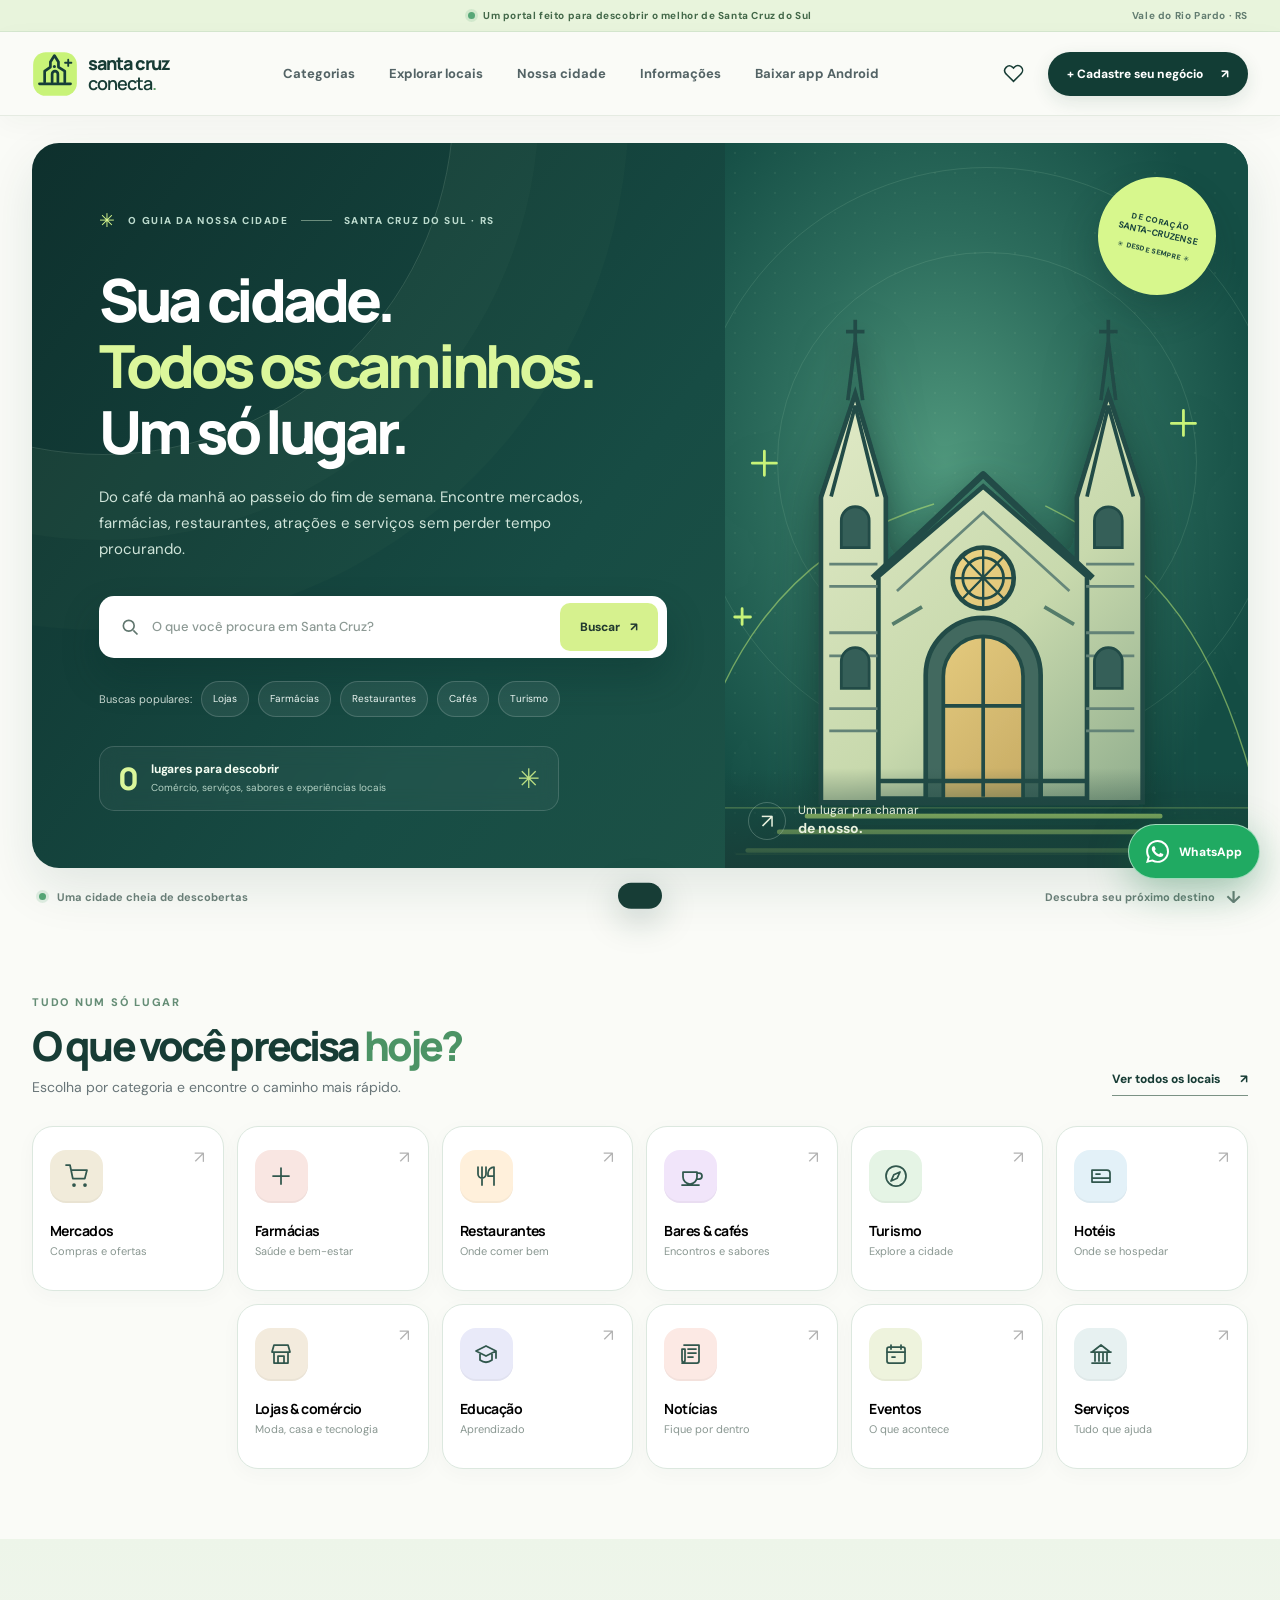
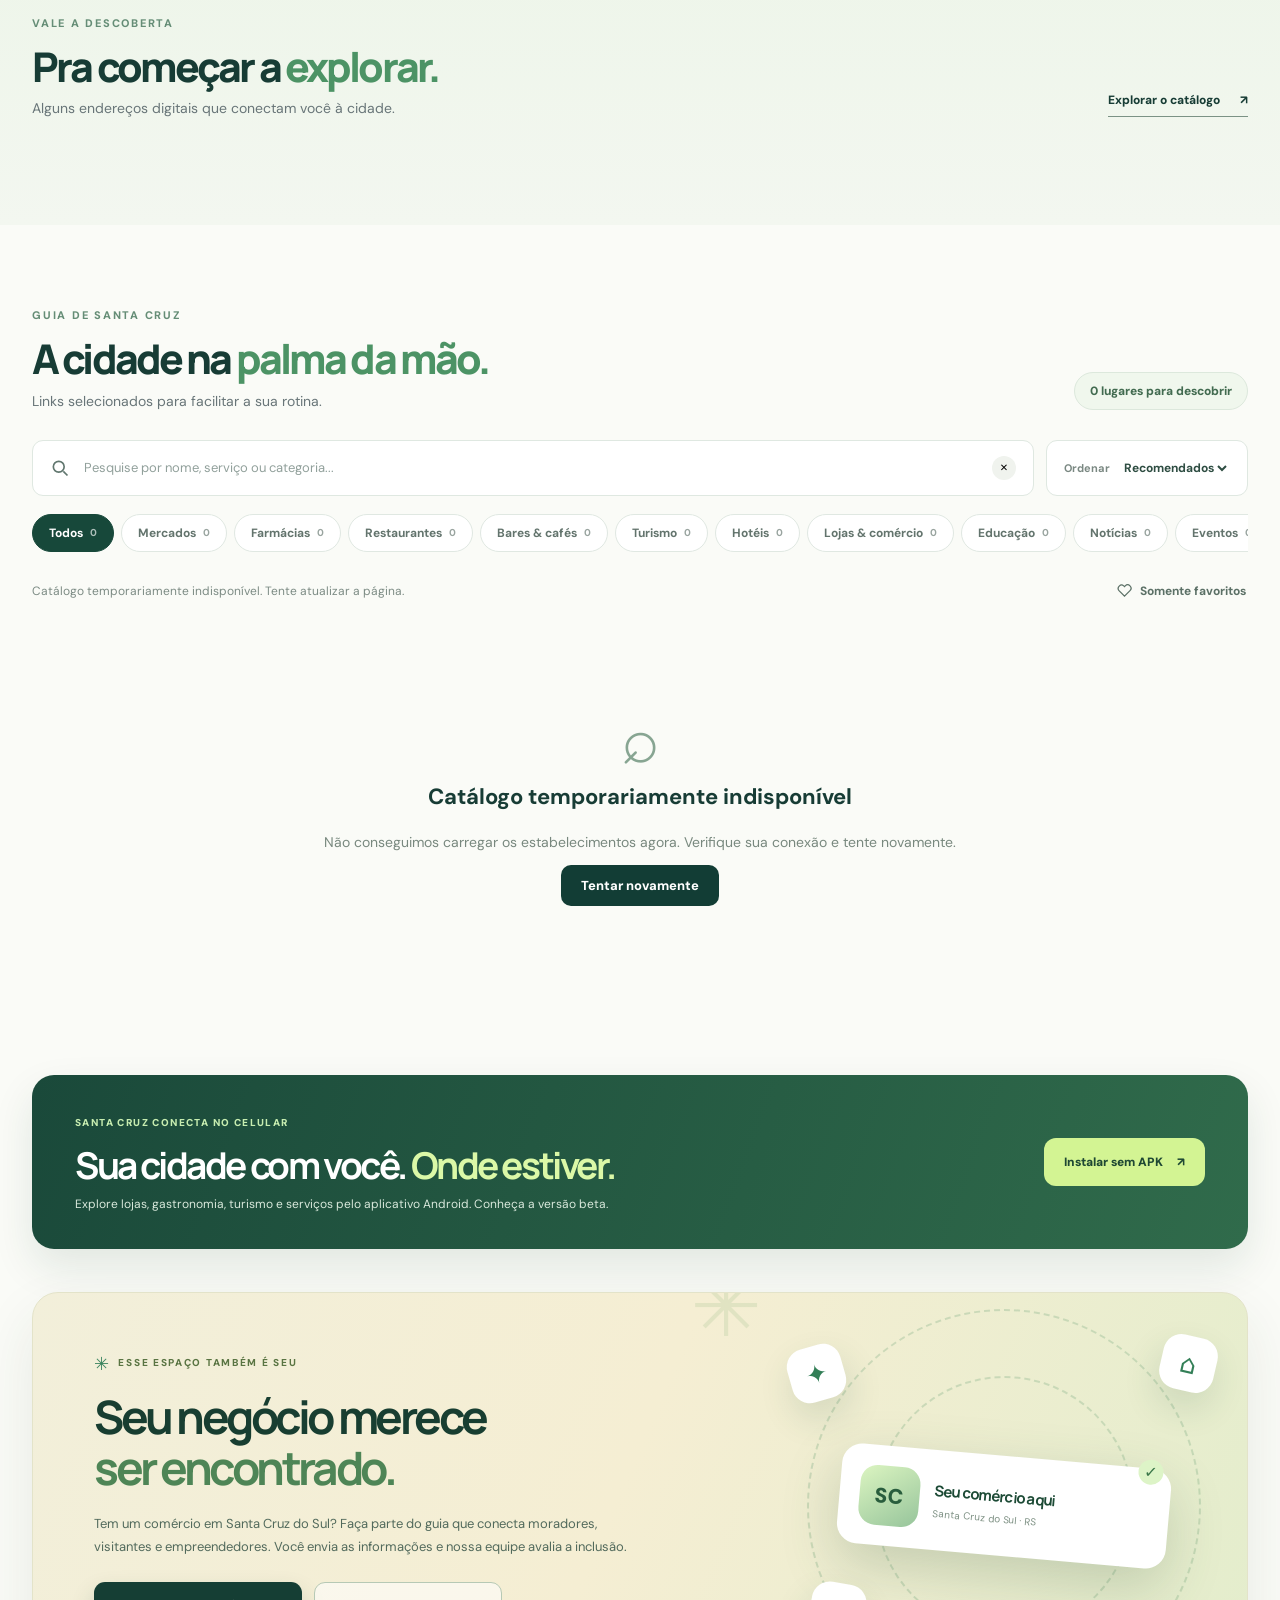
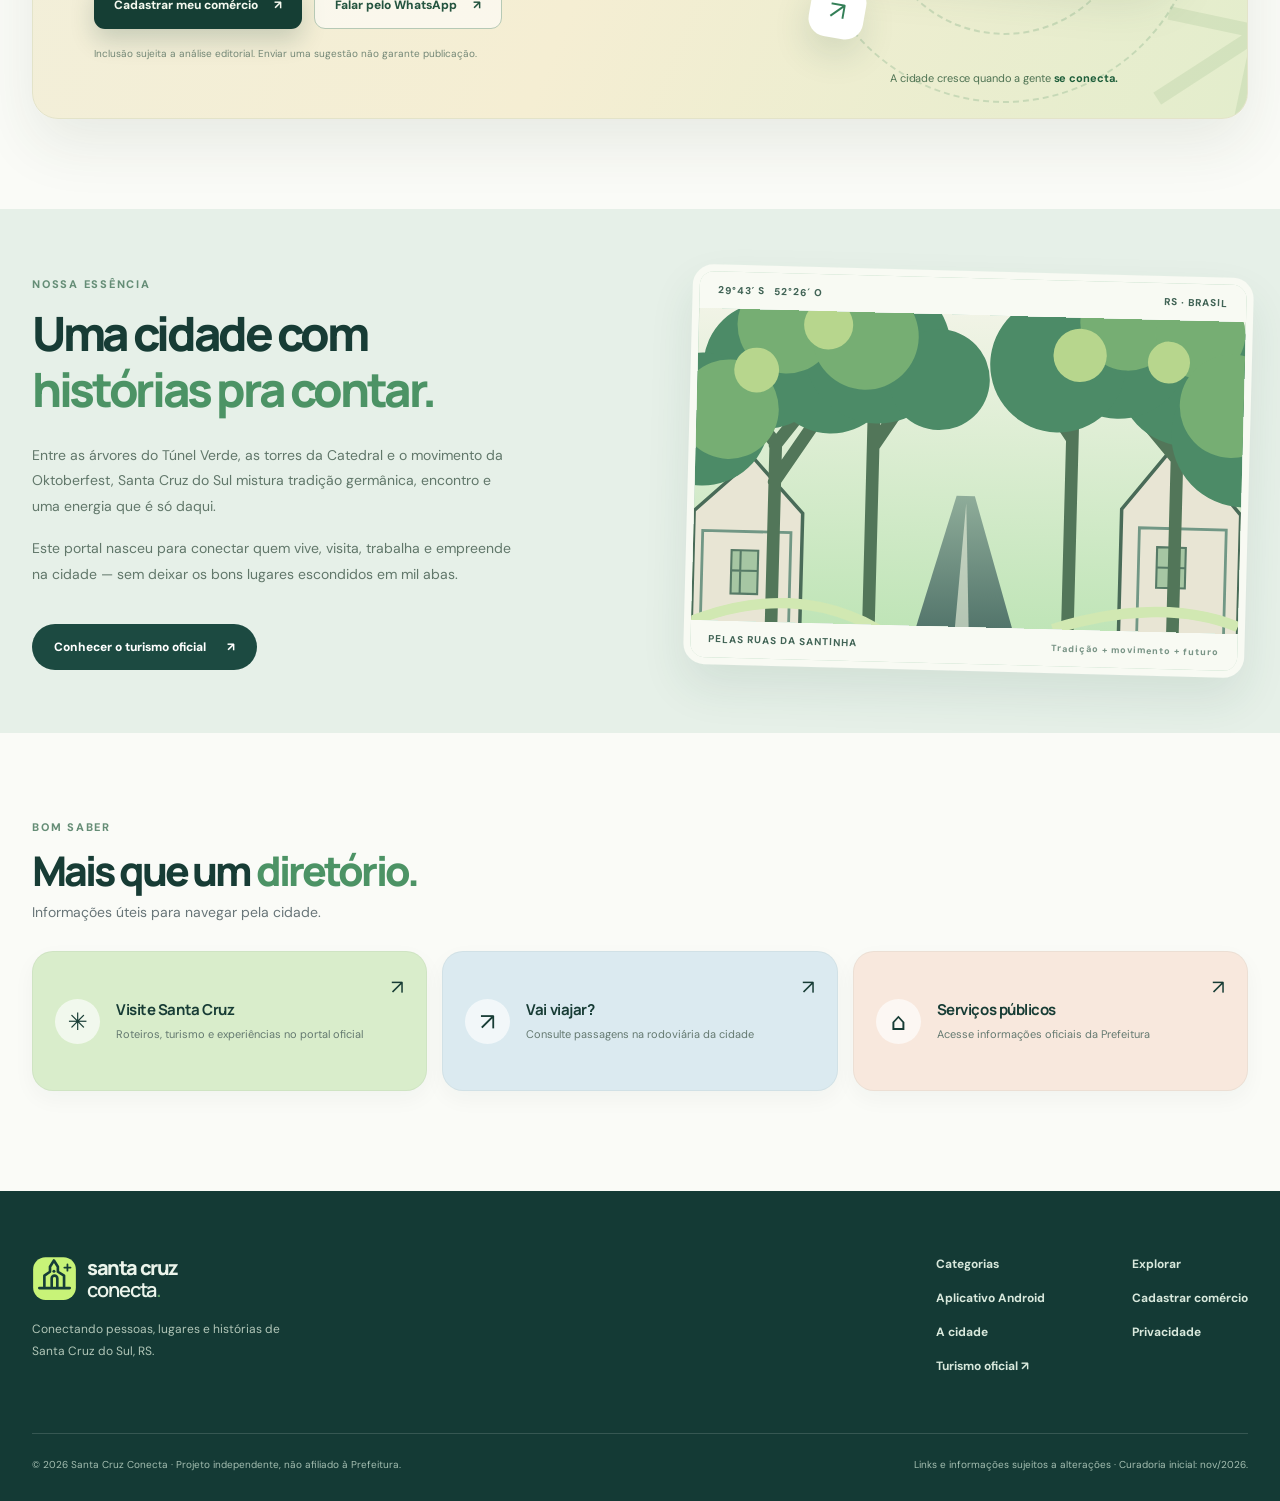
<file: index.html>
<!doctype html>
<html lang="pt-BR">
<head>
  <meta charset="UTF-8">
  <meta name="viewport" content="width=device-width, initial-scale=1, viewport-fit=cover">
  <meta name="theme-color" content="#102f33">
  <meta name="description" content="Santa Cruz Conecta: descubra mercados, farmácias, restaurantes, turismo, eventos, hotéis e serviços de Santa Cruz do Sul, RS, em um só lugar.">
  <meta property="og:type" content="website">
  <meta property="og:title" content="Santa Cruz Conecta — A sua cidade, em um só lugar">
  <meta property="og:description" content="Um guia independente de Santa Cruz do Sul. Explore, encontre e acesse sites e serviços da cidade.">
  <meta property="og:locale" content="pt_BR">
  <meta name="color-scheme" content="light">
  <link rel="canonical" href="https://santa-cruz-conecta.pepirocha123.workers.dev/">
  <meta property="og:url" content="https://santa-cruz-conecta.pepirocha123.workers.dev/">
  <meta name="twitter:card" content="summary_large_image">
  <link rel="icon" type="image/svg+xml" href="assets/logo.svg">
  <link rel="manifest" href="/manifest.webmanifest">
  <link rel="apple-touch-icon" href="/assets/pwa-icon-192.png">
  <link rel="stylesheet" href="assets/styles.css">
  <title>Santa Cruz Conecta — Descubra sua cidade</title>
  <script type="application/ld+json">{"@context":"https://schema.org","@type":"CollectionPage","name":"Santa Cruz Conecta","description":"Guia independente de locais, atrações e serviços de Santa Cruz do Sul","about":{"@type":"City","name":"Santa Cruz do Sul","address":{"@type":"PostalAddress","addressLocality":"Santa Cruz do Sul","addressRegion":"RS","addressCountry":"BR"}},"inLanguage":"pt-BR"}</script>
  <script defer src="assets/data.js"></script>
  <script defer src="assets/supabase-config.js"></script>
  <script defer src="assets/supabase-loader.js"></script>
  <script defer src="assets/app.js"></script>
  <script defer src="/assets/pwa-install.js"></script>
</head>
<body>
  <a class="skip-link" href="#catalogo">Pular para o catálogo</a>
  <div class="topline"><span class="topline-dot"></span> Um portal feito para descobrir o melhor de Santa Cruz do Sul <span class="topline-right">Vale do Rio Pardo · RS</span></div>
  <header class="site-header" id="inicio">
    <div class="shell header-inner">
      <a class="brand" href="#inicio" aria-label="Santa Cruz Conecta, início">
        <img src="assets/logo.svg" width="46" height="46" alt="" aria-hidden="true">
        <span class="brand-name">santa cruz<span>conecta<span class="brand-period">.</span></span></span>
      </a>
      <nav class="desktop-nav" aria-label="Navegação principal">
        <a href="#categorias">Categorias</a><a href="#catalogo">Explorar locais</a><a href="#cidade">Nossa cidade</a><a href="#informacoes">Informações</a><a href="/baixar-app.html">Baixar app Android</a>
      </nav>
      <div class="header-actions">
        <button type="button" class="icon-button favorites-trigger" id="favoritesTop" aria-label="Mostrar favoritos" title="Meus favoritos"><svg viewBox="0 0 24 24" fill="none" stroke="currentColor" stroke-width="1.8"><path d="M20.8 4.6a5.4 5.4 0 0 0-7.6 0L12 5.8l-1.2-1.2a5.4 5.4 0 0 0-7.6 7.6l1.2 1.2L12 21l7.6-7.6 1.2-1.2a5.4 5.4 0 0 0 0-7.6Z"/></svg><span id="favoriteCount" class="favorite-count" hidden>0</span></button>
        <button class="header-cta" type="button" data-open-submission>+ Cadastre seu negócio <span aria-hidden="true">↗</span></button>
        <button class="mobile-menu-button icon-button" type="button" id="menuBtn" aria-label="Abrir menu" aria-expanded="false" aria-controls="mobileNav"><span></span><span></span><span></span></button>
      </div>
    </div>
    <nav id="mobileNav" class="mobile-nav" aria-label="Menu do celular" hidden><a href="#categorias">Categorias</a><a href="#catalogo">Explorar locais</a><a href="#cidade">Nossa cidade</a><a href="#informacoes">Informações</a><a href="/baixar-app.html">Baixar app Android</a><button type="button" class="mobile-submit-link" data-open-submission>+ Cadastre seu negócio <span aria-hidden="true">↗</span></button></nav>
  </header>

  <main>
    <section class="hero shell" aria-labelledby="hero-title">
      <div class="hero-panel">
        <div class="hero-copy">
          <div class="eyebrow hero-eyebrow"><span class="eyebrow-star">✳</span> O GUIA DA NOSSA CIDADE <span class="eyebrow-line"></span> SANTA CRUZ DO SUL · RS</div>
          <h1 id="hero-title">Sua cidade.<br><em>Todos os caminhos.</em><br>Um só lugar.</h1>
          <p>Do café da manhã ao passeio do fim de semana. Encontre mercados, farmácias, restaurantes, atrações e serviços sem perder tempo procurando.</p>
          <form class="hero-search" id="heroSearch" role="search">
            <svg viewBox="0 0 24 24" aria-hidden="true" fill="none" stroke="currentColor" stroke-width="2"><circle cx="10.5" cy="10.5" r="6.5"/><path d="m16 16 5 5"/></svg>
            <label class="sr-only" for="heroInput">Pesquisar na cidade</label>
            <input id="heroInput" type="search" placeholder="O que você procura em Santa Cruz?" autocomplete="off">
            <button type="submit">Buscar <span aria-hidden="true">↗</span></button>
          </form>
          <div class="hero-tags"><span>Buscas populares:</span><button type="button" data-quick="comercio">Lojas</button><button type="button" data-quick="farmacias">Farmácias</button><button type="button" data-quick="restaurantes">Restaurantes</button><button type="button" data-quick="bares">Cafés</button><button type="button" data-quick="turismo">Turismo</button></div>
          <div class="hero-proof"><span class="hero-proof-number" id="heroPlaceCount">—</span><span><strong>lugares para descobrir</strong><small>Comércio, serviços, sabores e experiências locais</small></span><span class="hero-proof-glow" aria-hidden="true">✳</span></div>
        </div>
        <div class="hero-visual" role="img" aria-label="Ilustração original da Catedral São João Batista, símbolo de Santa Cruz do Sul">
          <div class="visual-orbit orbit-one"></div><div class="visual-orbit orbit-two"></div><div class="visual-stamp">DE CORAÇÃO<br><strong>SANTA-CRUZENSE</strong><small>✳ DESDE SEMPRE ✳</small></div>
          <img class="cathedral-art" src="assets/catedral.svg" alt="Ilustração da Catedral São João Batista" fetchpriority="high" decoding="async">
          <div class="visual-caption"><span class="visual-caption-icon">↗</span><span>Um lugar pra chamar<br><strong>de nosso.</strong></span></div>
        </div>
      </div>
      <div class="hero-under"><span><span class="live-dot"></span> Uma cidade cheia de descobertas</span><span>Descubra seu próximo destino <span aria-hidden="true">↓</span></span></div>
    </section>

    <section class="section shell categories-section" id="categorias" aria-labelledby="cat-title">
      <div class="section-heading"><div><span class="section-kicker">TUDO NUM SÓ LUGAR</span><h2 id="cat-title">O que você precisa <i>hoje?</i></h2><p>Escolha por categoria e encontre o caminho mais rápido.</p></div><a class="text-link" href="#catalogo">Ver todos os locais <span aria-hidden="true">↗</span></a></div>
      <div class="categories-grid" id="categoryGrid" aria-label="Categorias de estabelecimentos"></div>
    </section>

    <section class="section featured-section" aria-labelledby="featured-title">
      <div class="shell">
        <div class="section-heading"><div><span class="section-kicker">VALE A DESCOBERTA</span><h2 id="featured-title">Pra começar a <i>explorar.</i></h2><p>Alguns endereços digitais que conectam você à cidade.</p></div><a class="text-link" href="#catalogo">Explorar o catálogo <span aria-hidden="true">↗</span></a></div>
        <div class="featured-grid" id="featuredGrid"></div>
      </div>
    </section>

    <section class="section shell latest-section" id="novidades" aria-labelledby="latest-title">
      <div class="section-heading">
        <div><span class="section-kicker">MAIS LUGARES PARA DESCOBRIR</span><h2 id="latest-title">Novidades da <i>cidade.</i></h2><p>Conheça os estabelecimentos adicionados recentemente ao Santa Cruz Conecta.</p></div>
        <a class="text-link" id="latestExplore" href="#catalogo">Explorar todos os locais <span aria-hidden="true">↗</span></a>
      </div>
      <div class="latest-grid" id="latestGrid" aria-label="Estabelecimentos adicionados recentemente"></div>
      <p class="latest-footnote">Informações e canais públicos podem mudar. Confirme horários e disponibilidade diretamente com o estabelecimento.</p>
    </section>

    <section class="section shell directory-section" id="catalogo" aria-labelledby="directory-title">
      <div class="section-heading"><div><span class="section-kicker">GUIA DE SANTA CRUZ</span><h2 id="directory-title">A cidade na <i>palma da mão.</i></h2><p>Links selecionados para facilitar a sua rotina.</p></div><span id="totalCount" class="counter-pill">Carregando locais...</span></div>
      <div class="directory-toolbar">
        <div class="directory-search"><svg viewBox="0 0 24 24" aria-hidden="true" fill="none" stroke="currentColor" stroke-width="2"><circle cx="10.5" cy="10.5" r="6.5"/><path d="m16 16 5 5"/></svg><label for="directoryInput" class="sr-only">Pesquisar estabelecimentos</label><input id="directoryInput" type="search" placeholder="Pesquise por nome, serviço ou categoria..."><button type="button" id="clearSearch" aria-label="Limpar pesquisa" hidden>✕</button></div>
        <label class="sort-wrap">Ordenar <select id="sortBy" aria-label="Ordenar locais"><option value="recommended">Recomendados</option><option value="recent">Mais recentes</option><option value="name">Nome (A–Z)</option><option value="category">Categoria</option></select></label>
      </div>
      <div class="filter-scroll" aria-label="Filtrar por categoria"><div id="filterChips" class="filter-chips"></div></div>
      <div class="results-line"><span id="resultsInfo" role="status" aria-live="polite"></span><button type="button" class="favorites-filter" id="favoritesFilter"><svg viewBox="0 0 24 24" fill="none" stroke="currentColor" stroke-width="2" aria-hidden="true"><path d="M20.8 4.6a5.4 5.4 0 0 0-7.6 0L12 5.8l-1.2-1.2a5.4 5.4 0 0 0-7.6 7.6L12 21l7.6-7.6 1.2-1.2a5.4 5.4 0 0 0 0-7.6Z"/></svg> Somente favoritos</button></div>
      <div class="directory-grid" id="directoryGrid"></div>
      <div class="empty-state" id="emptyState" hidden><span class="empty-illustration" aria-hidden="true">⌕</span><h3 id="emptyTitle">Nenhum resultado por aqui</h3><p id="emptyDescription">Tente outro termo ou limpe os filtros para descobrir novos lugares.</p><button type="button" id="resetFilters" class="button-dark">Limpar filtros</button></div>
      <div class="load-more-wrap" id="loadMoreWrap"><button type="button" class="load-more" id="loadMore">Mostrar mais lugares <span aria-hidden="true">↓</span></button></div>
    </section>

    <section class="shell app-promo" aria-labelledby="app-promo-title">
      <div class="app-promo-content">
        <div><span class="app-promo-eyebrow">SANTA CRUZ CONECTA NO CELULAR</span><h2 id="app-promo-title">Sua cidade com você. <em>Onde estiver.</em></h2><p>Explore lojas, gastronomia, turismo e serviços pelo aplicativo Android. Conheça a versão beta.</p></div>
        <a class="app-promo-button" href="/baixar-app.html">Instalar sem APK <span aria-hidden="true">↗</span></a>
      </div>
    </section>

    <section class="community-section shell" id="cadastre" aria-labelledby="community-title">
      <div class="community-card">
        <div class="community-decor community-decor-a" aria-hidden="true">✳</div>
        <div class="community-decor community-decor-b" aria-hidden="true">↗</div>
        <div class="community-copy">
          <span class="community-kicker"><span aria-hidden="true">✳</span> ESSE ESPAÇO TAMBÉM É SEU</span>
          <h2 id="community-title">Seu negócio merece<br><em>ser encontrado.</em></h2>
          <p>Tem um comércio em Santa Cruz do Sul? Faça parte do guia que conecta moradores, visitantes e empreendedores. Você envia as informações e nossa equipe avalia a inclusão.</p>
          <div class="community-actions">
            <button class="community-primary" type="button" data-open-submission>Cadastrar meu comércio <span aria-hidden="true">↗</span></button>
            <a class="community-secondary" href="https://wa.me/5551999953049?text=Ol%C3%A1%21%20Gostaria%20de%20falar%20sobre%20o%20Santa%20Cruz%20Conecta." target="_blank" rel="noopener noreferrer">Falar pelo WhatsApp <span aria-hidden="true">↗</span></a>
          </div>
          <p class="community-footnote">Inclusão sujeita a análise editorial. Enviar uma sugestão não garante publicação.</p>
        </div>
        <div class="community-art" aria-hidden="true">
          <div class="community-pin pin-a">✦</div><div class="community-pin pin-b">⌂</div><div class="community-pin pin-c">↗</div>
          <div class="community-art-card"><span class="mini-card-avatar">SC</span><div><strong>Seu comércio aqui</strong><small>Santa Cruz do Sul · RS</small></div><span class="mini-check">✓</span></div>
          <div class="community-art-caption">A cidade cresce quando a gente <strong>se conecta.</strong></div>
        </div>
      </div>
    </section>

    <section class="city-section" id="cidade" aria-labelledby="city-title"><div class="shell city-inner"><div class="city-text"><span class="section-kicker">NOSSA ESSÊNCIA</span><h2 id="city-title">Uma cidade com<br><i>histórias pra contar.</i></h2><p>Entre as árvores do Túnel Verde, as torres da Catedral e o movimento da Oktoberfest, Santa Cruz do Sul mistura tradição germânica, encontro e uma energia que é só daqui.</p><p>Este portal nasceu para conectar quem vive, visita, trabalha e empreende na cidade — sem deixar os bons lugares escondidos em mil abas.</p><a class="city-link" href="https://www.santacruz.rs.gov.br/servicos/servicos-para-o-turista" rel="noopener noreferrer" target="_blank">Conhecer o turismo oficial <span aria-hidden="true">↗</span></a></div><div class="city-art"><div class="city-art-header"><span>29°43′ S &nbsp; 52°26′ O</span><span>RS · BRASIL</span></div><img src="assets/tunel.svg" alt="Ilustração original de árvores formando o Túnel Verde" loading="lazy" decoding="async"><div class="city-art-foot"><strong>PELAS RUAS DA SANTINHA</strong><span>Tradição + movimento + futuro</span></div></div></div></section>

    <section class="section shell info-section" id="informacoes" aria-labelledby="info-title"><div class="section-heading"><div><span class="section-kicker">BOM SABER</span><h2 id="info-title">Mais que um <i>diretório.</i></h2><p>Informações úteis para navegar pela cidade.</p></div></div><div class="info-grid"><a href="https://santacruzmaisturistica.com.br/" target="_blank" rel="noopener noreferrer" class="info-card info-green"><span class="info-icon">✳</span><span class="info-copy"><strong>Visite Santa Cruz</strong><span>Roteiros, turismo e experiências no portal oficial</span></span><span class="info-arrow">↗</span></a><a href="https://santacruz.passagensweb.com.br/Principal" target="_blank" rel="noopener noreferrer" class="info-card info-blue"><span class="info-icon">↗</span><span class="info-copy"><strong>Vai viajar?</strong><span>Consulte passagens na rodoviária da cidade</span></span><span class="info-arrow">↗</span></a><a href="https://www.santacruz.rs.gov.br/" target="_blank" rel="noopener noreferrer" class="info-card info-peach"><span class="info-icon">⌂</span><span class="info-copy"><strong>Serviços públicos</strong><span>Acesse informações oficiais da Prefeitura</span></span><span class="info-arrow">↗</span></a></div></section>
  </main>
  <footer class="footer"><div class="shell"><div class="footer-top"><div><a class="brand footer-brand" href="#inicio"><img src="assets/logo.svg" width="45" height="45" alt=""><span class="brand-name">santa cruz<span>conecta<span class="brand-period">.</span></span></span></a><p>Conectando pessoas, lugares e histórias de Santa Cruz do Sul, RS.</p></div><div class="footer-links"><a href="#categorias">Categorias</a><a href="#catalogo">Explorar</a><a href="/baixar-app.html">Aplicativo Android</a><button class="footer-submit-link" type="button" data-open-submission>Cadastrar comércio</button><a href="#cidade">A cidade</a><a href="/privacidade.html">Privacidade</a><a href="https://www.santacruz.rs.gov.br/servicos/servicos-para-o-turista" target="_blank" rel="noopener noreferrer">Turismo oficial ↗</a></div></div><div class="footer-bottom"><span>© <span id="year">2026</span> Santa Cruz Conecta · Projeto independente, não afiliado à Prefeitura.</span><span>Links e informações sujeitos a alterações · Curadoria inicial: nov/2026.</span></div></div></footer>
  <div class="contact-float" aria-label="Atendimento Santa Cruz Conecta">
    <a class="contact-whatsapp" href="https://wa.me/5551999953049?text=Ol%C3%A1%21%20Vim%20pelo%20Santa%20Cruz%20Conecta%20e%20gostaria%20de%20falar%20com%20voc%C3%AAs." target="_blank" rel="noopener noreferrer" aria-label="Conversar com Santa Cruz Conecta no WhatsApp" title="Fale conosco no WhatsApp">
      <svg viewBox="0 0 24 24" aria-hidden="true" focusable="false"><path fill="currentColor" d="M20.52 3.49A11.84 11.84 0 0 0 12.06 0C5.5 0 .15 5.34.15 11.91c0 2.1.55 4.16 1.61 5.98L.05 24l6.25-1.64a11.9 11.9 0 0 0 5.76 1.47h.01c6.56 0 11.91-5.34 11.92-11.91a11.83 11.83 0 0 0-3.47-8.43ZM12.07 21.8a9.84 9.84 0 0 1-5.01-1.37l-.36-.21-3.71.97.99-3.62-.24-.37a9.84 9.84 0 0 1-1.51-5.28c0-5.43 4.42-9.85 9.85-9.85a9.78 9.78 0 0 1 6.96 2.89 9.79 9.79 0 0 1 2.88 6.97c0 5.43-4.42 9.85-9.85 9.87Zm5.4-7.38c-.3-.15-1.76-.87-2.03-.96-.27-.1-.47-.15-.67.14-.2.3-.76.97-.93 1.17-.17.2-.34.22-.64.07-.29-.15-1.25-.46-2.38-1.47-.88-.78-1.47-1.74-1.64-2.03-.17-.3-.02-.46.13-.6.14-.14.3-.35.45-.52.15-.17.2-.29.3-.49.1-.2.05-.37-.03-.52-.07-.15-.67-1.61-.92-2.21-.24-.58-.49-.5-.67-.5-.17-.01-.37-.01-.57-.01-.2 0-.52.07-.79.37-.27.3-1.04 1.02-1.04 2.48s1.06 2.87 1.21 3.07c.15.2 2.08 3.17 5.03 4.44.7.3 1.24.47 1.67.6.7.22 1.34.19 1.84.12.56-.09 1.76-.72 2.01-1.42.25-.69.25-1.28.17-1.42-.07-.12-.27-.19-.56-.34Z"/></svg>
      <span>WhatsApp</span>
    </a>
  </div>
  <dialog class="business-dialog" id="businessDialog" aria-labelledby="businessTitle" aria-describedby="businessIntro">
    <div class="dialog-head"><div><span class="dialog-kicker">FAÇA PARTE DA CIDADE</span><h2 id="businessTitle">Indique seu comércio</h2><p id="businessIntro">Preencha os dados para enviar sua indicação diretamente ao portal. Nossa equipe analisa antes de publicar.</p></div><button type="button" class="dialog-close" id="closeBusinessDialog" aria-label="Fechar formulário">✕</button></div>
    <form id="businessForm" class="business-form">
      <div class="business-fields">
        <label class="business-field">Nome do estabelecimento <span>*</span><input name="name" autocomplete="organization" required minlength="2" maxlength="120" placeholder="Ex.: Cafeteria do Centro"></label>
        <label class="business-field">Categoria <span>*</span><select name="category" id="businessCategory" required><option value="">Selecione uma categoria</option></select></label>
        <label class="business-field">Bairro ou endereço <span>*</span><input name="address" required maxlength="180" placeholder="Ex.: Centro, Santa Cruz do Sul"></label>
        <label class="business-field">Seu nome <span>*</span><input name="contact" autocomplete="name" required maxlength="90" placeholder="Como podemos chamar você?"></label>
        <label class="business-field">E-mail para retorno <span>*</span><input name="email" type="email" autocomplete="email" required maxlength="160" placeholder="contato@exemplo.com"></label>
        <label class="business-field">Site, Instagram ou rede social (opcional)<input name="site" maxlength="220" placeholder="Ex.: instagram.com/sualoja"></label>
        <label class="business-field">Telefone do comércio (opcional)<input name="phone" type="tel" maxlength="30" placeholder="(51) 99999-9999"></label>
        <label class="business-field business-wide">Conte um pouco sobre o negócio (opcional)<textarea name="details" maxlength="450" rows="3" placeholder="O que vocês oferecem?"></textarea></label>
      </div>
      <div class="business-honeypot" aria-hidden="true"><label>Deixe em branco<input name="company_confirmation" tabindex="-1" autocomplete="off"></label></div>
      <label class="business-consent"><input type="checkbox" name="permission" required><span>Confirmo que posso indicar o negócio e autorizo o uso dos dados informados apenas para análise e contato. Veja nossa <a href="/privacidade.html" target="_blank" rel="noopener noreferrer">Política de Privacidade</a>.</span></label>
      <div class="business-result" id="businessResult" role="status" aria-live="polite" hidden></div>
      <div class="business-dialog-footer"><p>O pedido fica em uma fila privada, sujeito à análise. Nenhum comércio será publicado sem aprovação.</p><div class="business-submit-actions"><button class="business-whatsapp-alt" id="businessWhatsappFallback" type="button">Prefiro WhatsApp ↗</button><button class="business-submit" id="businessSubmitButton" type="submit">Enviar solicitação <span aria-hidden="true">↗</span></button></div></div>
    </form>
  </dialog>
  <div id="toast" class="toast" role="status" aria-live="polite"></div>
</body>
</html>
</file>
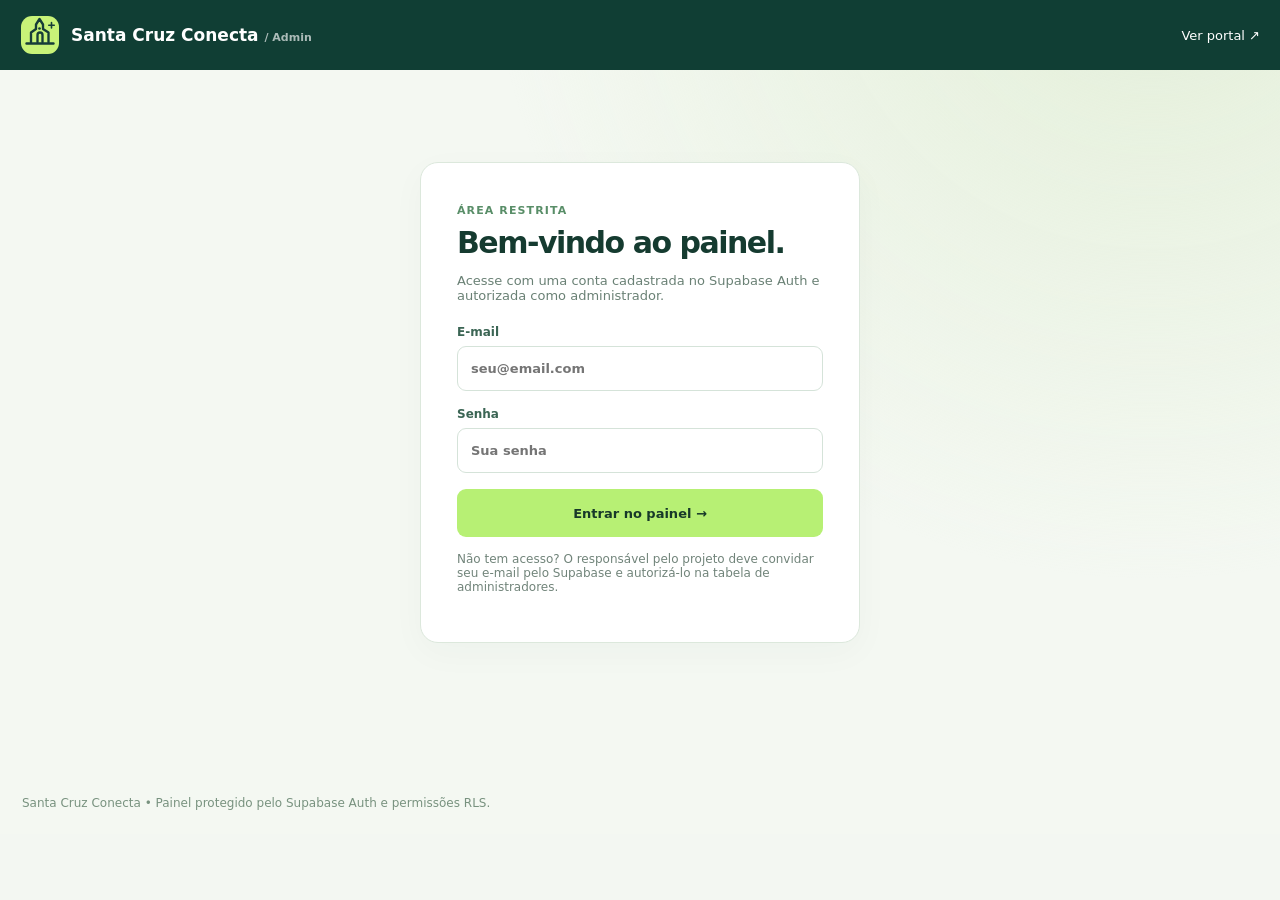
<file: admin/index.html>
<!doctype html>
<html lang="pt-BR">
<head>
<meta charset="utf-8">
<meta name="viewport" content="width=device-width,initial-scale=1">
<meta name="robots" content="noindex,nofollow">
<meta name="theme-color" content="#103e34">
<title>Painel administrativo · Santa Cruz Conecta</title>
<link rel="icon" href="/assets/logo.svg" type="image/svg+xml">
<link rel="stylesheet" href="/admin/admin.css">
<script src="/assets/supabase-config.js" defer></script>
<script src="/assets/data.js" defer></script>
<script src="/admin/admin.js" defer></script>
</head>
<body>
<header class="top">
<a class="brand" href="/"><img src="/assets/logo.svg" alt=""><span>Santa Cruz Conecta <small class="header-admin-label">/ Admin</small></span></a>
<div class="top-actions"><span class="muted" id="account"></span><a href="/" target="_blank" rel="noopener noreferrer">Ver portal ↗</a><button class="ghost" id="logout" type="button" hidden>Sair</button></div>
</header>
<main class="main">
<section id="authView">
<div class="card login-card">
<span class="eyebrow">ÁREA RESTRITA</span><h1>Bem-vindo ao painel.</h1>
<p class="muted">Acesse com uma conta cadastrada no Supabase Auth e autorizada como administrador.</p>
<form id="loginForm" class="login-form">
<label class="field">E-mail<input id="email" type="email" autocomplete="username" required placeholder="seu@email.com"></label>
<label class="field">Senha<input id="password" type="password" autocomplete="current-password" required placeholder="Sua senha"></label>
<button class="primary" id="loginButton" type="submit">Entrar no painel →</button>
</form>
<div id="loginMessage" class="notice" role="status" aria-live="polite"></div>
<p class="hint">Não tem acesso? O responsável pelo projeto deve convidar seu e-mail pelo Supabase e autorizá-lo na tabela de administradores.</p>
</div>
</section>
<section id="panelView" hidden>
<div class="intro"><div><span class="eyebrow">VISÃO GERAL · SANTA CRUZ CONECTA</span><h1>Central de gestão da cidade.</h1><p class="muted">Acompanhe o catálogo, os cliques nos sites das lojas e os links que precisam de conferência.</p></div>
<button type="button" class="primary" id="newPlace">+ Novo estabelecimento</button></div>
<div class="stats">
<div class="card stat"><strong id="statTotal">—</strong><span>Locais cadastrados</span></div>
<div class="card stat"><strong id="statLive">—</strong><span>Publicados</span></div>
<div class="card stat"><strong id="statDraft">—</strong><span>Rascunhos</span></div>
<div class="card stat"><strong id="statCategories">—</strong><span>Categorias em uso</span></div>
<div class="card stat stat-submissions"><strong id="statPending">—</strong><span>Solicitações aguardando análise</span></div>
<div class="card stat stat-accent"><strong id="statClicks30">—</strong><span>Cliques em links · 30 dias</span></div>
<div class="card stat"><strong id="statNeedsReview">—</strong><span>Links ainda não conferidos</span></div>
<div class="card stat stat-accent"><strong id="statApk30">—</strong><span>Inícios de download APK · 30 dias</span></div>
</div>
<div class="overview-nav"><a href="#appAdmin">Aplicativo Android</a><a href="#catalogoAdmin">Gerenciar locais</a><a href="#auditoria">Qualidade dos links</a><a href="#solicitacoes">Solicitações</a><a href="/" target="_blank" rel="noopener noreferrer">Ver portal ↗</a></div>
<div class="insights-grid">
  <section class="card insight-card" aria-labelledby="categoriesOverview"><div class="insight-head"><h2 id="categoriesOverview">Catálogo por categoria</h2><span class="muted">Distribuição de locais cadastrados</span></div><div id="categoryBars" class="bar-list"></div></section>
  <section class="card insight-card" aria-labelledby="mostVisited"><div class="insight-head"><h2 id="mostVisited">Sites mais acessados</h2><span class="muted">Cliques nos últimos 30 dias · não são visitas únicas</span></div><div id="topStores" class="bar-list"></div><p class="hint">Contagem iniciada nesta versão. Navegação direta ao site da loja não é contabilizada.</p></section>
</div>
<section class="card app-admin-card" id="appAdmin" aria-labelledby="appTitle">
  <div class="app-admin-heading"><div><span class="eyebrow">APLICATIVO ANDROID</span><h2 id="appTitle">Downloads do aplicativo</h2><p class="muted">Acompanhe pedidos de download do APK. Estes números não confirmam downloads concluídos nem instalações.</p></div><button id="reloadDownloads" class="ghost" type="button">Atualizar contadores</button></div>
  <div class="app-admin-grid">
    <div class="app-kpi app-kpi-featured"><span>Downloads do APK no GitHub</span><strong id="appReleaseDownloads">—</strong></div>
    <div class="app-kpi"><span>Cliques em baixar no site</span><strong id="appDownloadsTotal">—</strong></div>
    <div class="app-kpi"><span>Últimos 7 dias</span><strong id="appDownloads7">—</strong></div>
    <div class="app-kpi"><span>Últimos 30 dias</span><strong id="appDownloads30">—</strong></div>
    <div class="app-kpi"><span>Último pedido de download</span><strong id="appDownloadsLast" class="app-date">—</strong></div>
  </div>
  <div class="pwa-section">
    <div class="pwa-heading"><div><span class="eyebrow">INSTALAÇÃO SEM APK</span><h3>Instalações pelo navegador</h3></div><span class="muted">Contadas quando o Chrome notifica a instalação (estimativa)</span></div>
    <div class="app-admin-grid">
      <div class="app-kpi"><span>Instalações detectadas</span><strong id="pwaInstallsTotal">—</strong></div>
      <div class="app-kpi"><span>Últimos 7 dias</span><strong id="pwaInstalls7">—</strong></div>
      <div class="app-kpi"><span>Últimos 30 dias</span><strong id="pwaInstalls30">—</strong></div>
      <div class="app-kpi"><span>Detectadas no Android</span><strong id="pwaInstallsAndroid">—</strong></div>
    </div>
    <p class="hint">Números aproximados: a instalação manual pela tela inicial nem sempre é informada pelo navegador. Nenhum dado pessoal é registrado.</p>
    <div id="pwaInstallMessage" class="notice" role="status" aria-live="polite"></div>
  </div>
  <div class="app-actions"><a href="/baixar-app.html" class="primary" target="_blank" rel="noopener noreferrer">Abrir página de instalação ↗</a><a href="https://github.com/petersonschroeder/santa-cruz-conecta/releases/tag/android-v1.0.0-beta.1" target="_blank" rel="noopener noreferrer">Ver versão beta no GitHub ↗</a></div>
  <div id="appDownloadMessage" class="notice" role="status" aria-live="polite"></div>
</section>
<section class="card directory-admin-card" id="catalogoAdmin">
<div><h2>Diretório de locais</h2><p class="muted">As mudanças salvas aparecem no site público, sem necessidade de novo deploy.</p></div>
<div class="toolbar"><input id="search" type="search" placeholder="Pesquisar estabelecimento, loja ou endereço..." aria-label="Pesquisar estabelecimento"><select id="statusFilter" aria-label="Filtrar publicação"><option value="all">Todos os status</option><option value="published">Publicados</option><option value="draft">Rascunhos</option></select><select id="categoryFilter" aria-label="Filtrar categoria"><option value="all">Todas as categorias</option></select><select id="reviewFilter" aria-label="Filtrar links"><option value="all">Qualquer revisão</option><option value="pending">Não revisados</option><option value="needs_review">Precisam de correção</option><option value="reviewed">Conferidos</option></select><button id="reload" class="ghost" type="button">Atualizar</button></div>
<div class="table-scroll"><table><thead><tr><th>Estabelecimento</th><th>Categoria</th><th>Publicação</th><th>Link</th><th>Revisão</th><th>Cliques 30d</th><th>Ações</th></tr></thead><tbody id="rows"></tbody></table></div>
<div id="empty" hidden>Nenhum estabelecimento encontrado.</div>
<div class="notice" id="panelMessage" role="status" aria-live="polite"></div>
</section>
<section class="card quality-card" id="auditoria" aria-labelledby="auditTitle">
  <div class="quality-header"><div><span class="eyebrow">CURADORIA DIGITAL</span><h2 id="auditTitle">Qualidade dos links</h2><p class="muted">Priorize sites com endereços ausentes, páginas genéricas e links ainda sem conferência editorial.</p></div><button id="refreshAudit" class="ghost" type="button">Recarregar dados</button></div>
  <div class="quality-stats" id="qualityStats"></div>
  <div class="audit-items" id="auditItems"></div>
  <p class="hint">Conferência editorial é manual: marcar um link como conferido não garante que o site continuará disponível. <a href="https://github.com/petersonschroeder/santa-cruz-conecta/blob/main/reports/2026-11-17-auditoria-links.md" target="_blank" rel="noopener noreferrer">Ver auditoria dos 64 links ↗</a></p>
</section>
<section class="card requests-card" id="solicitacoes" aria-labelledby="requestsTitle">
<div class="requests-head"><div><span class="eyebrow">PARTICIPAÇÃO DA COMUNIDADE</span><h2 id="requestsTitle">Solicitações de comércios <span class="pending-count" id="requestsCount">0 pendentes</span></h2><p class="muted">Confira os dados enviados e aprove, rejeite ou prepare o cadastro para publicação.</p></div><button id="reloadRequests" class="ghost" type="button">Atualizar pedidos</button></div>
<div class="toolbar"><input id="requestSearch" type="search" placeholder="Buscar por comércio ou contato..." aria-label="Pesquisar solicitações"><select id="requestStatusFilter" aria-label="Filtrar solicitações"><option value="pending">Pendentes</option><option value="all">Todas</option><option value="approved">Aprovadas</option><option value="rejected">Rejeitadas</option></select></div>
<div class="requests-list" id="requestRows" aria-live="polite"></div>
<div id="requestsEmpty" class="request-empty" hidden>Nenhuma solicitação nesta categoria.</div>
<div class="notice" id="requestsMessage" role="status" aria-live="polite"></div>
</section>
</section>
<dialog class="modal" id="editDialog" aria-labelledby="formTitle">
<div class="modal-header"><h2 id="formTitle">Novo estabelecimento</h2><button class="close" type="button" id="closeDialog" aria-label="Fechar">×</button></div>
<form id="placeForm">
<div class="modal-body">
<div class="form-grid">
<label class="field">Nome *<input id="placeName" name="name" required maxlength="140"></label>
<label class="field">Categoria *<select id="placeCategory" name="category" required></select></label>
<label class="field span2">Descrição *<textarea name="description" maxlength="650" required></textarea></label>
<label class="field">Subtítulo<input name="subtitle" maxlength="150" placeholder="Ex.: Restaurante • Pizzaria"></label>
<label class="field">Tipo de link<select name="link_type"><option value="site">Site próprio</option><option value="guia">Página informativa</option><option value="canais">Redes ou canais oficiais</option></select></label>
<label class="field">Conferência da fonte<select name="link_review_status"><option value="pending">Pendente</option><option value="reviewed">Link conferido manualmente</option><option value="needs_review">Precisa revisão</option></select></label>
<label class="field span2">Site ou página externa (HTTPS) *<input name="website_url" type="url" placeholder="https://..." required></label>
<label class="field span2">Fonte de verificação (opcional)<input name="source_url" type="url" placeholder="https://..."><small>Link usado para confirmar a existência do comércio na cidade.</small></label>
<label class="field">Endereço<input name="address" maxlength="200"></label>
<label class="field">Telefone<input name="phone" maxlength="50"></label>
<label class="field span2">Palavras-chave separadas por vírgula<input name="tags" maxlength="350" placeholder="pizza, delivery, gastronomia"></label>
<label class="field span2">URL do logotipo ou ícone (HTTPS)<input name="logo_url" type="url" placeholder="https://..." aria-describedby="logoHelp"><small id="logoHelp">Opcional. Se não informado, o portal busca o ícone do site oficial e usa uma ilustração de reserva.</small></label>
<label class="field span2">Ou envie uma imagem PNG, JPG ou WebP de até 2 MB<input id="logoFile" type="file" accept=".png,.jpg,.jpeg,.webp,image/png,image/jpeg,image/webp"><span class="upload-help">A imagem será armazenada no Supabase Storage após salvar.</span><img id="logoPreview" class="preview" hidden alt="Prévia do logotipo"></label>
<div class="checks span2"><label><input name="featured" type="checkbox"> Destacar na página inicial</label><label><input name="is_published" type="checkbox" checked> Publicar no portal</label></div>
</div>
</div>
<div class="modal-footer"><button id="cancelDialog" class="ghost" type="button">Cancelar</button><button id="saveButton" class="primary" type="submit">Salvar estabelecimento</button></div>
</form>
</dialog>
</main>
<footer class="footer">Santa Cruz Conecta • Painel protegido pelo Supabase Auth e permissões RLS.</footer>
</body></html>
</file>
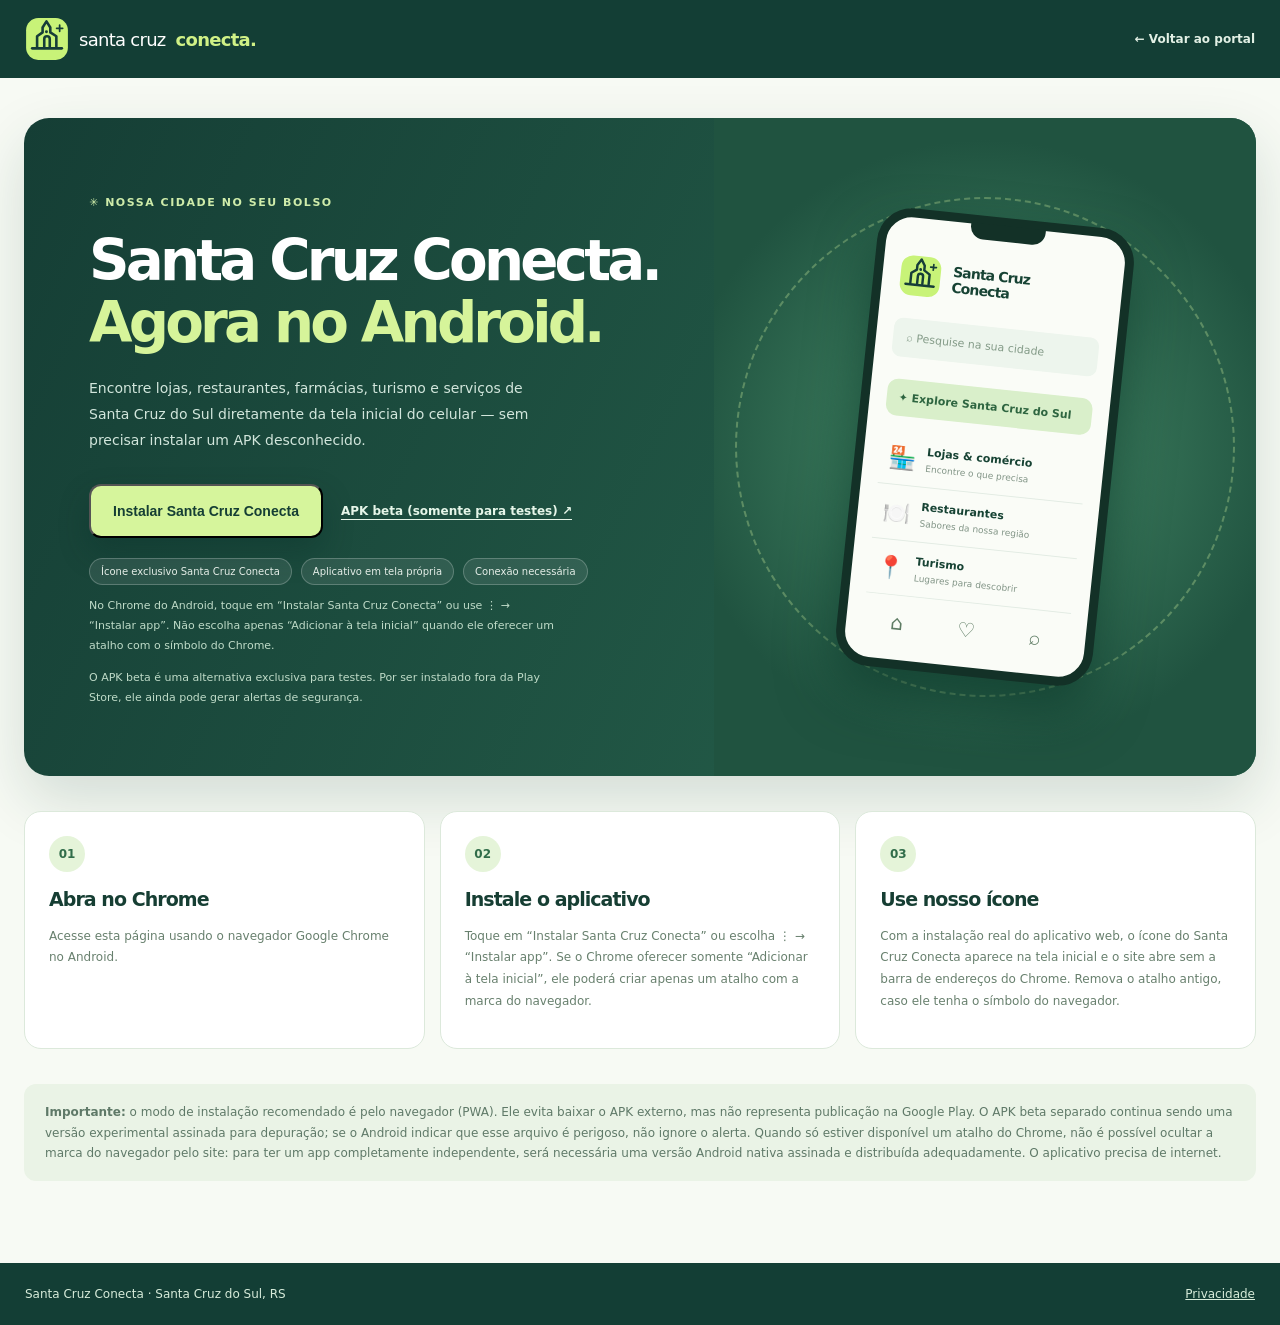
<file: baixar-app.html>
<!doctype html>
<html lang="pt-BR">
<head>
<meta charset="utf-8"><meta name="viewport" content="width=device-width,initial-scale=1">
<meta name="theme-color" content="#103e34">
<meta name="description" content="Baixe o aplicativo Android Santa Cruz Conecta e descubra lojas e serviços de Santa Cruz do Sul.">
<title>Aplicativo Android · Santa Cruz Conecta</title>
<link rel="icon" href="/assets/logo.svg" type="image/svg+xml">
<link rel="manifest" href="/manifest.webmanifest">
<link rel="stylesheet" href="/assets/download.css">
<script src="/assets/supabase-config.js" defer></script>
<script src="/assets/download.js" defer></script>
<script src="/assets/pwa-install.js" defer></script>
</head><body>
<header class="top"><a href="/" class="logo"><img src="/assets/logo.svg" width="44" height="44" alt=""> santa cruz <strong>conecta.</strong></a><a href="/" class="back">← Voltar ao portal</a></header>
<main class="wrap">
<section class="hero">
<div class="copy"><span class="eyebrow">✳ NOSSA CIDADE NO SEU BOLSO</span>
<h1>Santa Cruz Conecta.<br><em>Agora no Android.</em></h1>
<p>Encontre lojas, restaurantes, farmácias, turismo e serviços de Santa Cruz do Sul diretamente da tela inicial do celular — sem precisar instalar um APK desconhecido.</p>
<div class="actions">
<button id="installPwa" class="download" type="button">Instalar Santa Cruz Conecta</button>
<a id="downloadApk" class="source" href="https://github.com/petersonschroeder/santa-cruz-conecta/releases/download/android-v1.0.0-beta.1/SantaCruzConecta-beta.apk" rel="noopener noreferrer" target="_blank">APK beta (somente para testes) ↗</a>
</div>
<div class="metadata"><span>Ícone exclusivo Santa Cruz Conecta</span><span>Aplicativo em tela própria</span><span>Conexão necessária</span></div>
<p id="installNotice" class="notice" role="status" aria-live="polite">No Chrome do Android, toque em “Instalar Santa Cruz Conecta” ou use ⋮ → “Instalar app”. Não escolha apenas “Adicionar à tela inicial” quando ele oferecer um atalho com o símbolo do Chrome.</p>
<p id="downloadNotice" class="notice" role="status" aria-live="polite">O APK beta é uma alternativa exclusiva para testes. Por ser instalado fora da Play Store, ele ainda pode gerar alertas de segurança.</p>
</div>
<div class="phone-art" aria-hidden="true"><div class="glow"></div><div class="phone">
<div class="ear"></div><div class="phone-top"><img src="/assets/logo.svg" width="42" height="42" alt=""><strong>Santa Cruz<br>Conecta</strong></div>
<div class="search">⌕ Pesquise na sua cidade</div><div class="chip">✦ Explore Santa Cruz do Sul</div>
<div class="mini"><span>🏪</span><div><strong>Lojas & comércio</strong><small>Encontre o que precisa</small></div></div>
<div class="mini"><span>🍽️</span><div><strong>Restaurantes</strong><small>Sabores da nossa região</small></div></div>
<div class="mini"><span>📍</span><div><strong>Turismo</strong><small>Lugares para descobrir</small></div></div>
<div class="phone-bottom"><span>⌂</span><span>♡</span><span>⌕</span></div>
</div></div></section>
<section class="steps">
<div class="step"><span>01</span><h2>Abra no Chrome</h2><p>Acesse esta página usando o navegador Google Chrome no Android.</p></div>
<div class="step"><span>02</span><h2>Instale o aplicativo</h2><p>Toque em “Instalar Santa Cruz Conecta” ou escolha ⋮ → “Instalar app”. Se o Chrome oferecer somente “Adicionar à tela inicial”, ele poderá criar apenas um atalho com a marca do navegador.</p></div>
<div class="step"><span>03</span><h2>Use nosso ícone</h2><p>Com a instalação real do aplicativo web, o ícone do Santa Cruz Conecta aparece na tela inicial e o site abre sem a barra de endereços do Chrome. Remova o atalho antigo, caso ele tenha o símbolo do navegador.</p></div>
</section>
<p class="beta"><strong>Importante:</strong> o modo de instalação recomendado é pelo navegador (PWA). Ele evita baixar o APK externo, mas não representa publicação na Google Play. O APK beta separado continua sendo uma versão experimental assinada para depuração; se o Android indicar que esse arquivo é perigoso, não ignore o alerta. Quando só estiver disponível um atalho do Chrome, não é possível ocultar a marca do navegador pelo site: para ter um app completamente independente, será necessária uma versão Android nativa assinada e distribuída adequadamente. O aplicativo precisa de internet.</p>
</main><footer><span>Santa Cruz Conecta · Santa Cruz do Sul, RS</span><a href="/privacidade.html">Privacidade</a></footer>
</body></html>
</file>
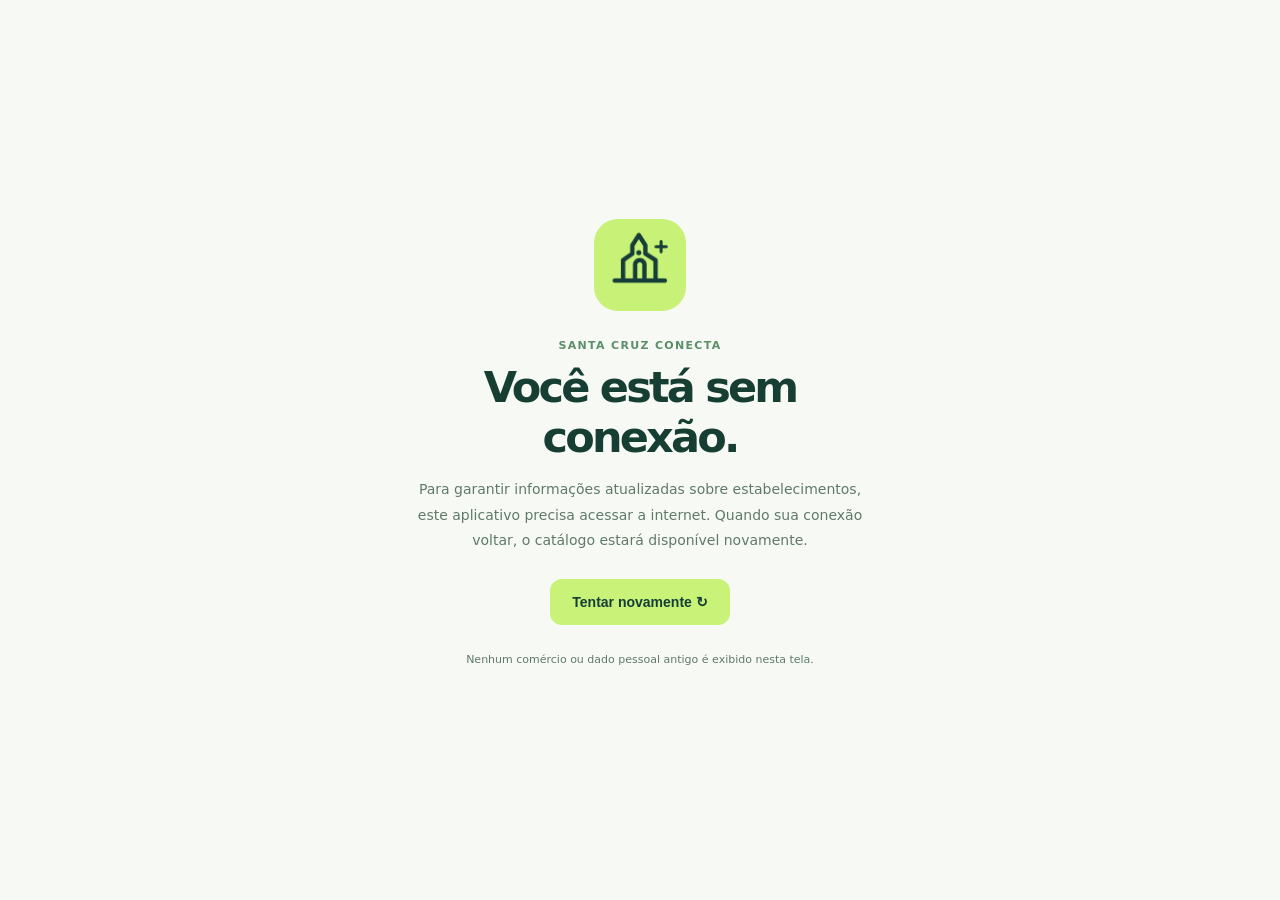
<file: offline.html>
<!doctype html>
<html lang="pt-BR"><head>
<meta charset="utf-8"><meta name="viewport" content="width=device-width, initial-scale=1">
<meta name="theme-color" content="#103e34">
<title>Sem conexão · Santa Cruz Conecta</title>
<link rel="icon" href="/assets/pwa-icon-192.png" type="image/png">
<link rel="stylesheet" href="/assets/offline.css">
</head><body>
<main><img src="/assets/pwa-icon-192.png" width="92" height="92" alt="Santa Cruz Conecta">
<span class="eyebrow">SANTA CRUZ CONECTA</span>
<h1>Você está sem conexão.</h1>
<p>Para garantir informações atualizadas sobre estabelecimentos, este aplicativo precisa acessar a internet. Quando sua conexão voltar, o catálogo estará disponível novamente.</p>
<button id="retry" type="button">Tentar novamente ↻</button>
<p class="small">Nenhum comércio ou dado pessoal antigo é exibido nesta tela.</p>
</main><script src="/assets/offline.js" defer></script></body></html>
</file>
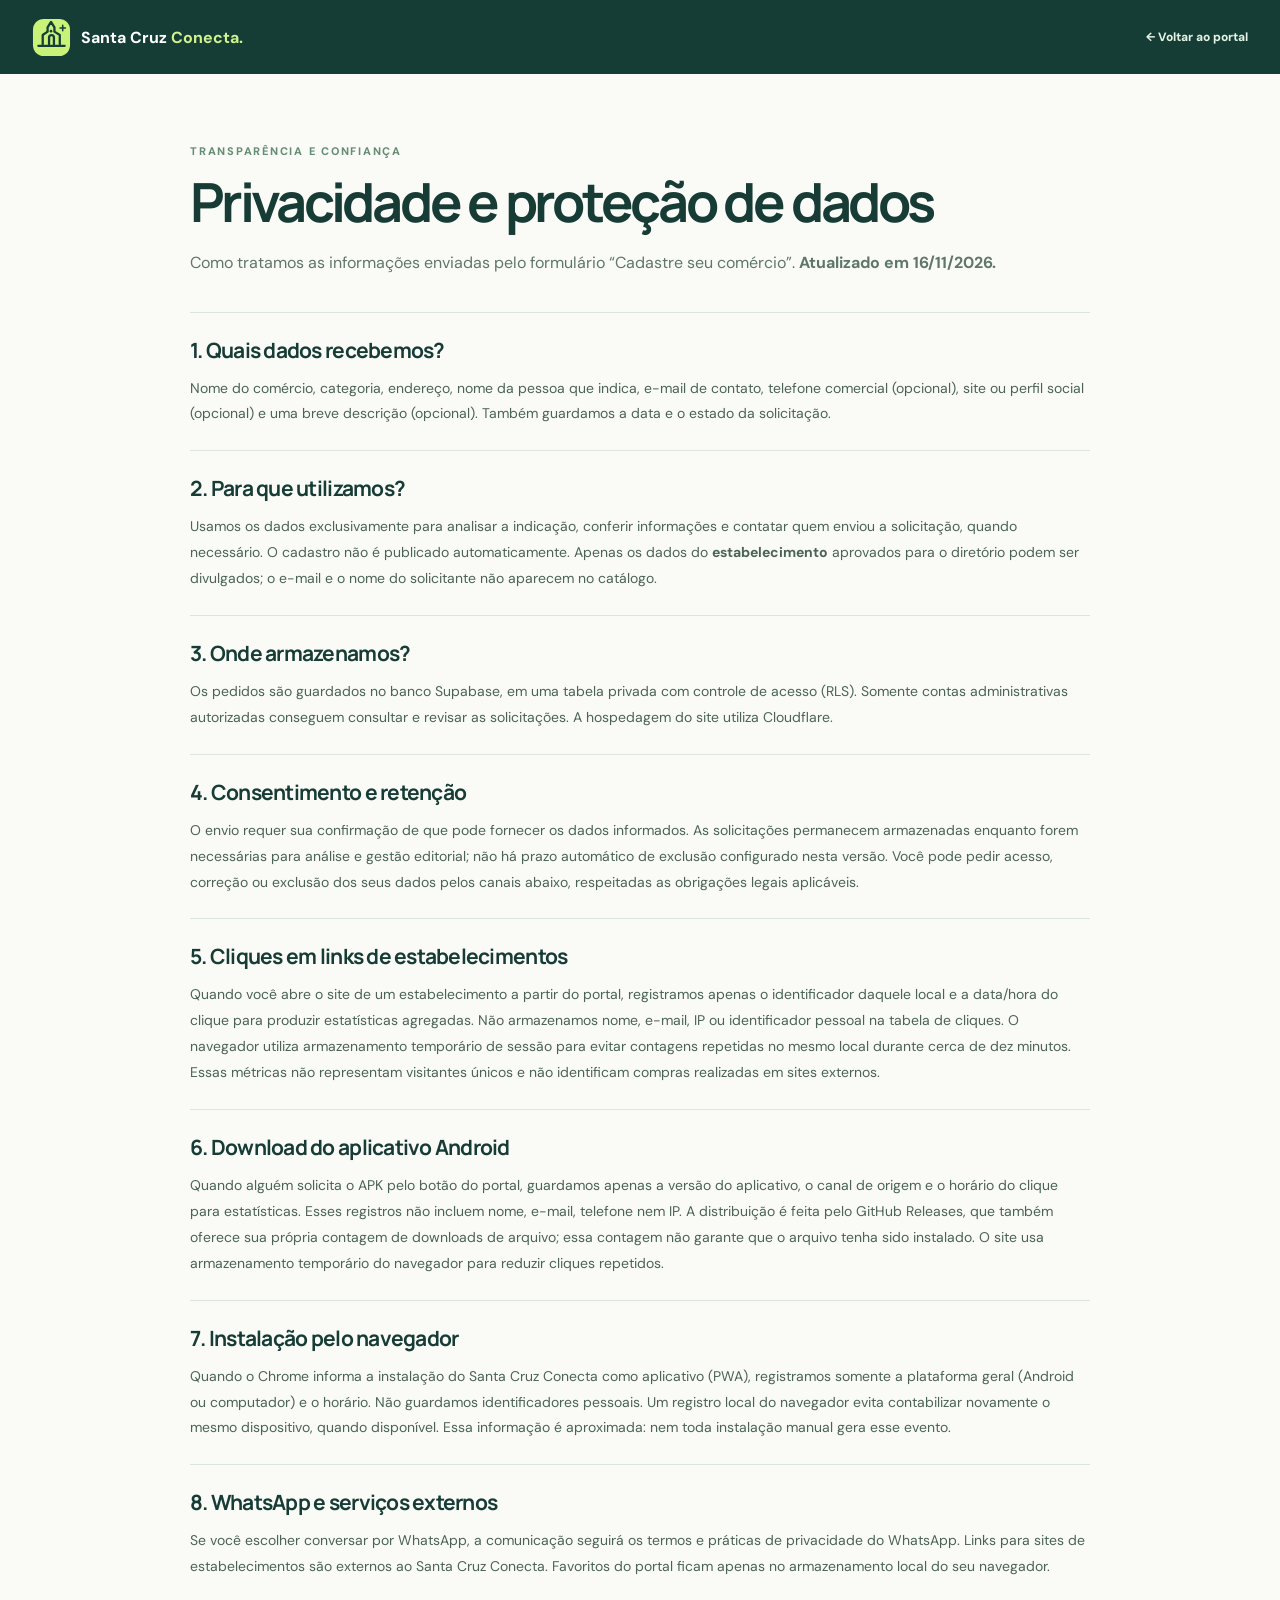
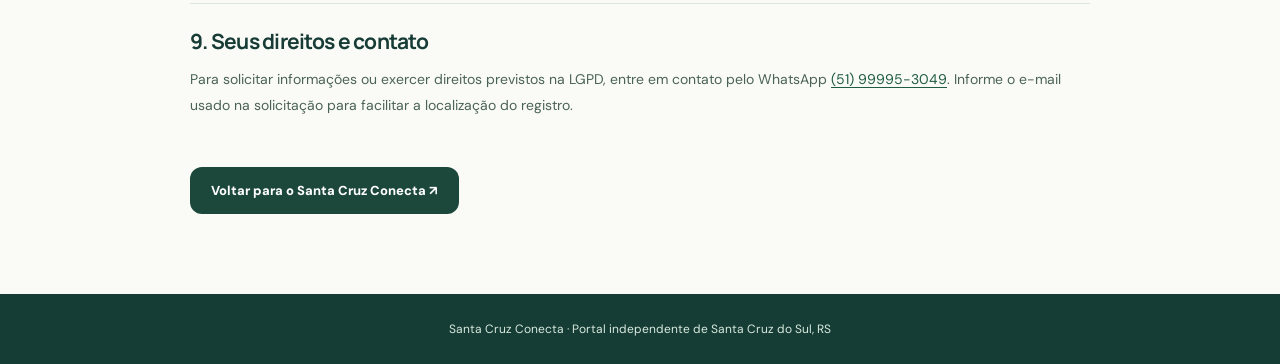
<file: privacidade.html>
<!doctype html>
<html lang="pt-BR"><head>
<meta charset="utf-8"><meta name="viewport" content="width=device-width, initial-scale=1">
<meta name="description" content="Como o Santa Cruz Conecta utiliza e protege os dados enviados no formulário de indicação de comércios.">
<meta name="robots" content="noindex,nofollow">
<title>Privacidade · Santa Cruz Conecta</title>
<link rel="icon" href="/assets/logo.svg" type="image/svg+xml">
<link rel="stylesheet" href="/assets/styles.css">
<link rel="stylesheet" href="/assets/privacy.css">
</head><body>
<header class="privacy-header"><div class="shell privacy-top"><a class="privacy-brand" href="/"><img src="/assets/logo.svg" width="39" height="39" alt=""><span>Santa Cruz <strong>Conecta.</strong></span></a><a href="/" class="privacy-back">← Voltar ao portal</a></div></header>
<main class="shell privacy-main">
<span class="section-kicker">TRANSPARÊNCIA E CONFIANÇA</span>
<h1>Privacidade e proteção de dados</h1>
<p class="privacy-intro">Como tratamos as informações enviadas pelo formulário “Cadastre seu comércio”. <strong>Atualizado em 16/11/2026.</strong></p>
<section><h2>1. Quais dados recebemos?</h2><p>Nome do comércio, categoria, endereço, nome da pessoa que indica, e-mail de contato, telefone comercial (opcional), site ou perfil social (opcional) e uma breve descrição (opcional). Também guardamos a data e o estado da solicitação.</p></section>
<section><h2>2. Para que utilizamos?</h2><p>Usamos os dados exclusivamente para analisar a indicação, conferir informações e contatar quem enviou a solicitação, quando necessário. O cadastro não é publicado automaticamente. Apenas os dados do <strong>estabelecimento</strong> aprovados para o diretório podem ser divulgados; o e-mail e o nome do solicitante não aparecem no catálogo.</p></section>
<section><h2>3. Onde armazenamos?</h2><p>Os pedidos são guardados no banco Supabase, em uma tabela privada com controle de acesso (RLS). Somente contas administrativas autorizadas conseguem consultar e revisar as solicitações. A hospedagem do site utiliza Cloudflare.</p></section>
<section><h2>4. Consentimento e retenção</h2><p>O envio requer sua confirmação de que pode fornecer os dados informados. As solicitações permanecem armazenadas enquanto forem necessárias para análise e gestão editorial; não há prazo automático de exclusão configurado nesta versão. Você pode pedir acesso, correção ou exclusão dos seus dados pelos canais abaixo, respeitadas as obrigações legais aplicáveis.</p></section>
<section><h2>5. Cliques em links de estabelecimentos</h2><p>Quando você abre o site de um estabelecimento a partir do portal, registramos apenas o identificador daquele local e a data/hora do clique para produzir estatísticas agregadas. Não armazenamos nome, e-mail, IP ou identificador pessoal na tabela de cliques. O navegador utiliza armazenamento temporário de sessão para evitar contagens repetidas no mesmo local durante cerca de dez minutos. Essas métricas não representam visitantes únicos e não identificam compras realizadas em sites externos.</p></section>
<section><h2>6. Download do aplicativo Android</h2><p>Quando alguém solicita o APK pelo botão do portal, guardamos apenas a versão do aplicativo, o canal de origem e o horário do clique para estatísticas. Esses registros não incluem nome, e-mail, telefone nem IP. A distribuição é feita pelo GitHub Releases, que também oferece sua própria contagem de downloads de arquivo; essa contagem não garante que o arquivo tenha sido instalado. O site usa armazenamento temporário do navegador para reduzir cliques repetidos.</p></section>
<section><h2>7. Instalação pelo navegador</h2><p>Quando o Chrome informa a instalação do Santa Cruz Conecta como aplicativo (PWA), registramos somente a plataforma geral (Android ou computador) e o horário. Não guardamos identificadores pessoais. Um registro local do navegador evita contabilizar novamente o mesmo dispositivo, quando disponível. Essa informação é aproximada: nem toda instalação manual gera esse evento.</p></section>
<section><h2>8. WhatsApp e serviços externos</h2><p>Se você escolher conversar por WhatsApp, a comunicação seguirá os termos e práticas de privacidade do WhatsApp. Links para sites de estabelecimentos são externos ao Santa Cruz Conecta. Favoritos do portal ficam apenas no armazenamento local do seu navegador.</p></section>
<section><h2>9. Seus direitos e contato</h2><p>Para solicitar informações ou exercer direitos previstos na LGPD, entre em contato pelo WhatsApp <a href="https://wa.me/5551999953049?text=Ol%C3%A1%21%20Gostaria%20de%20falar%20sobre%20privacidade%20no%20Santa%20Cruz%20Conecta." target="_blank" rel="noopener noreferrer">(51) 99995-3049</a>. Informe o e-mail usado na solicitação para facilitar a localização do registro.</p></section>
<div class="privacy-end"><a href="/" class="privacy-primary">Voltar para o Santa Cruz Conecta ↗</a></div>
</main><footer class="privacy-footer">Santa Cruz Conecta · Portal independente de Santa Cruz do Sul, RS</footer>
</body></html>
</file>
<file: assets/styles.css>
@import url('https://fonts.googleapis.com/css2?family=DM+Sans:wght@400;500;600;700;800&family=Manrope:wght@400;500;600;700;800&display=swap');
:root{--ink:#142c2f;--muted:#687578;--line:#e1e7e1;--paper:#fcfcf9;--green:#163c38;--lime:#cff382;--mint:#dcebe4;--radius:22px;--shell:1240px;--shadow:0 16px 40px rgba(12,48,41,.08)}
*{box-sizing:border-box}html{scroll-behavior:smooth;scroll-padding-top:90px}body{margin:0;background:var(--paper);color:var(--ink);font-family:'DM Sans',system-ui,Arial,sans-serif;-webkit-font-smoothing:antialiased}a{color:inherit;text-decoration:none}button,input,select{font:inherit}button{cursor:pointer}button:focus-visible,a:focus-visible,input:focus-visible,select:focus-visible{outline:3px solid #56a1a0;outline-offset:3px}img{display:block;max-width:100%}h1,h2,h3,p{margin-top:0}.shell{width:min(var(--shell),calc(100% - 64px));margin-inline:auto}.sr-only,.skip-link:not(:focus){position:absolute!important;width:1px;height:1px;padding:0;margin:-1px;overflow:hidden;clip:rect(0,0,0,0);white-space:nowrap;border:0}.skip-link:focus{position:fixed;top:8px;left:8px;z-index:100;background:#fff;padding:12px;border:2px solid #000}
.topline{height:32px;background:#e7f2e7;display:flex;align-items:center;justify-content:center;font-size:10px;letter-spacing:.06em;font-weight:700;color:#396152;gap:8px}.topline-dot,.live-dot{display:inline-block;width:7px;height:7px;border-radius:50%;background:#57a777;box-shadow:0 0 0 3px rgba(87,167,119,.16)}.topline-right{position:absolute;right:max(32px,calc((100vw - var(--shell))/2));color:#627c70}.site-header{background:var(--paper);position:sticky;top:0;z-index:40;border-bottom:1px solid rgba(30,63,54,.07)}.header-inner{min-height:83px;display:flex;align-items:center;gap:22px;justify-content:space-between}.brand{display:flex;align-items:center;gap:10px;flex:none}.brand-name{display:flex;flex-direction:column;font-family:'Manrope',sans-serif;font-size:18px;line-height:1.09;font-weight:800;letter-spacing:-.07em}.brand-name>span{font-weight:600;letter-spacing:-.055em}.brand-period{color:#579b64}.desktop-nav{display:flex;gap:34px;align-items:center;font-size:13px;font-weight:700;color:#536365}.desktop-nav a:hover{color:#1d7054}.header-actions{display:flex;gap:14px;align-items:center}.icon-button{border:0;background:transparent;position:relative;display:grid;place-items:center;width:42px;height:42px;color:var(--ink)}.icon-button svg{width:21px;height:21px}.favorite-count{position:absolute;top:2px;right:1px;background:#bded80;color:#15372f;border:2px solid var(--paper);border-radius:100px;min-width:19px;height:19px;display:grid;place-items:center;font-size:10px;font-weight:800}.favorite-count[hidden]{display:none}.header-cta{border-radius:30px;background:var(--green);color:white;display:flex;align-items:center;gap:18px;padding:14px 19px;font-size:12px;font-weight:800;white-space:nowrap}.header-cta:hover,.button-dark:hover{background:#2b5c4d}.mobile-menu-button{display:none}.mobile-nav[hidden]{display:none}.mobile-nav{padding:14px 28px 24px;border-top:1px solid var(--line);background:var(--paper);box-shadow:0 15px 25px #112e2f15}.mobile-nav a{display:block;padding:12px 0;font-weight:700}
.hero{padding-top:22px}.hero-panel{min-height:580px;background:#153e39;border-radius:22px;display:grid;grid-template-columns:57% 43%;overflow:hidden;position:relative}.hero-panel:before{content:'';position:absolute;width:480px;height:480px;border:1px solid #ffffff10;border-radius:50%;left:-250px;top:-290px;pointer-events:none}.hero-copy{padding:71px 20px 56px 67px;position:relative;z-index:2}.eyebrow{font-size:10px;font-weight:800;letter-spacing:.155em;display:flex;align-items:center;gap:12px;color:#bcdbce;white-space:nowrap}.eyebrow-star{font-size:19px;line-height:1;color:var(--lime)}.eyebrow-line{height:1px;width:31px;background:#6b8d7d}.hero h1{font-family:'Manrope',sans-serif;color:white;font-size:clamp(37px,4.3vw,65px);line-height:1.15;letter-spacing:-.069em;margin:37px 0 21px;font-weight:800}.hero h1 em{color:var(--lime);font-style:normal}.hero-copy>p{color:#c7d8d2;max-width:530px;font-size:15px;line-height:1.85;margin-bottom:33px}.hero-search{width:min(100%,568px);height:62px;display:flex;align-items:center;background:white;padding:7px 7px 7px 19px;border-radius:12px;gap:10px;box-shadow:0 12px 30px #092b2a33}.hero-search svg,.directory-search svg{width:20px;height:20px;flex:none;color:#60766e}.hero-search input{border:0;outline:0;min-width:0;flex:1;color:var(--ink);font-size:13px;font-weight:600;background:transparent}.hero-search input::placeholder{color:#8c9994;font-weight:500}.hero-search button{border:0;background:var(--lime);border-radius:8px;color:#223a30;font-size:12px;font-weight:800;padding:16px 20px;display:flex;gap:10px;align-items:center;white-space:nowrap}.hero-search button:hover{background:#b9e96b}.hero-tags{display:flex;flex-wrap:wrap;align-items:center;gap:9px;margin-top:23px;font-size:11px;color:#c6d7d0}.hero-tags button{font-size:10px;color:#ebf6f2;background:#ffffff12;border:1px solid #ffffff29;border-radius:100px;padding:7px 11px}.hero-tags button:hover{background:#ffffff30}.hero-visual{position:relative;min-width:0;background:radial-gradient(circle at 52% 45%,#31675b 0%,#245148 44%,#1a443e 74%);overflow:hidden}.hero-visual:after{content:'';position:absolute;bottom:0;left:0;width:100%;height:100px;background:linear-gradient(0deg,#183f39,transparent);pointer-events:none}.visual-orbit{position:absolute;border:1px solid #a4d0b127;border-radius:50%;width:590px;height:590px;left:50%;top:44%;transform:translate(-50%,-50%)}.orbit-two{width:420px;height:420px}.cathedral-art{position:absolute;width:min(124%,650px);height:auto;max-width:none;left:49%;bottom:-51px;transform:translateX(-50%);filter:drop-shadow(0 10px 21px #0d302b2c)}.visual-stamp{position:absolute;z-index:2;right:32px;top:34px;width:118px;height:118px;background:var(--lime);border-radius:50%;transform:rotate(13deg);display:flex;flex-direction:column;align-items:center;justify-content:center;text-align:center;font-size:8px;letter-spacing:.055em;font-weight:800;color:#1b463d;line-height:1.5}.visual-stamp strong{font-size:9px;letter-spacing:0}.visual-stamp small{margin-top:6px;font-size:7px}.visual-caption{position:absolute;left:23px;bottom:28px;display:flex;align-items:center;gap:12px;z-index:3;color:#eaf2df;font-size:12px;line-height:1.4}.visual-caption strong{font-size:14px}.visual-caption-icon{height:38px;width:38px;display:grid;place-items:center;border:1px solid #b9d3c64d;border-radius:50%;font-size:20px}.hero-under{display:flex;justify-content:space-between;color:#6d817a;font-size:11px;font-weight:700;padding:16px 6px}.hero-under>span{display:flex;align-items:center;gap:11px}.hero-under>span:last-child span{font-size:17px}
.section{padding-top:78px;padding-bottom:70px}.section-heading{display:flex;justify-content:space-between;align-items:flex-end;gap:28px;margin-bottom:30px}.section-kicker{font-size:11px;letter-spacing:.145em;color:#658d76;font-weight:800}.section-heading h2,.city-text h2{font-family:'Manrope',sans-serif;font-weight:800;letter-spacing:-.065em;line-height:1.18;font-size:clamp(30px,3.2vw,45px);margin:10px 0 9px}.section-heading h2 i,.city-text h2 i{font-style:normal;color:#65946e}.section-heading p{font-size:14px;color:var(--muted);margin:0}.text-link{font-size:12px;font-weight:800;border-bottom:1px solid #7b9285;padding-bottom:8px;display:flex;gap:20px;align-items:center;white-space:nowrap}.text-link:hover{color:#37795e}.categories-grid{display:grid;grid-template-columns:repeat(6,minmax(0,1fr));gap:12px}.category-tile{border:1px solid #e4ebe5;background:#fff;border-radius:18px;min-height:158px;padding:23px 17px 17px;display:flex;flex-direction:column;text-align:left;align-items:flex-start;transition:transform .18s,box-shadow .18s,border-color .18s;min-width:0}.category-tile:hover{transform:translateY(-4px);box-shadow:var(--shadow);border-color:#b1cdaf}.category-tile .category-symbol{height:49px;width:49px;border-radius:13px;background:var(--tint);display:grid;place-items:center;margin-bottom:20px}.category-symbol svg{width:24px;height:24px;stroke:#31574d}.category-tile strong{font-size:14px;letter-spacing:-.025em}.category-tile>span:last-child{font-size:11px;margin-top:4px;color:#899791}.categories-grid .category-tile:nth-child(7){grid-column:2}
.featured-section{background:#f0f4ed;padding:72px 0 78px}.featured-grid{display:grid;grid-template-columns:repeat(3,minmax(0,1fr));gap:15px}.feature-card{background:#fff;border:1px solid #e3eae0;border-radius:18px;padding:25px;display:flex;flex-direction:column;min-height:216px;transition:transform .2s,box-shadow .2s}.feature-card:hover{transform:translateY(-3px);box-shadow:var(--shadow)}.feature-top{display:flex;align-items:flex-start;justify-content:space-between;gap:12px}.place-mark{width:56px;height:56px;flex:none;border-radius:16px;object-fit:cover}.feature-arrow{display:grid;place-items:center;width:35px;height:35px;border:1px solid #e6eae5;border-radius:50%;font-size:18px;color:#4d6b61;transition:background .2s}.feature-card:hover .feature-arrow{background:var(--lime);border-color:var(--lime)}.feature-cat{font-size:10px;color:#7a9b84;font-weight:800;letter-spacing:.075em;text-transform:uppercase;margin:20px 0 5px}.feature-card h3{font-family:'Manrope',sans-serif;font-size:18px;letter-spacing:-.045em;margin:0 0 7px}.feature-card p{font-size:12px;color:var(--muted);line-height:1.6;margin:0}
.directory-section{padding-bottom:94px}.counter-pill{white-space:nowrap;border:1px solid #dce8dc;border-radius:100px;padding:10px 15px;color:#426b50;font-size:12px;font-weight:800;background:#f0f7ed}.directory-toolbar{display:flex;gap:12px}.directory-search{height:56px;display:flex;align-items:center;gap:12px;border:1px solid #dfe8e1;background:#fff;border-radius:11px;padding:0 17px;flex:1}.directory-search:focus-within{border-color:#7ba991}.directory-search input{width:100%;flex:1;border:0;outline:0;color:var(--ink);background:transparent;font-size:13px}.directory-search input::placeholder{color:#91a09b}.directory-search button{border:0;background:#f0f3ee;border-radius:50%;height:24px;width:24px;display:grid;place-items:center;font-size:10px}.sort-wrap{border:1px solid #dfe8e1;background:#fff;display:flex;align-items:center;gap:10px;color:#7a8882;padding:0 17px;border-radius:11px;font-size:11px;font-weight:700}.sort-wrap select{border:0;outline:0;background:transparent;color:#2e4d42;font-size:12px;font-weight:700;cursor:pointer}.filter-scroll{overflow-x:auto;scrollbar-width:none;margin-top:18px}.filter-scroll::-webkit-scrollbar{display:none}.filter-chips{display:flex;gap:7px;width:max-content}.filter-chip{display:flex;align-items:center;gap:7px;white-space:nowrap;border:1px solid #e0e8e2;background:#fff;border-radius:100px;padding:10px 16px;font-size:12px;font-weight:700;color:#63746d}.filter-chip:hover{border-color:#8cae94}.filter-chip[aria-pressed="true"]{background:#1d463e;color:white;border-color:#1d463e}.filter-chip .chip-count{opacity:.65;font-size:10px}.results-line{display:flex;align-items:center;justify-content:space-between;gap:20px;padding:24px 0 17px;color:#7c8b84;font-size:12px}.results-line strong{color:#193b35}.favorites-filter{border:0;background:none;display:flex;align-items:center;gap:8px;color:#5b7066;font-size:12px;font-weight:700;padding:7px 2px}.favorites-filter svg{height:15px;width:15px}.favorites-filter[aria-pressed="true"]{color:#225d45}.favorites-filter[aria-pressed="true"] svg{fill:#cff382}.directory-grid{display:grid;grid-template-columns:repeat(3,minmax(0,1fr));gap:15px}.place-card{border:1px solid #e3e9e3;border-radius:18px;background:#fff;padding:21px 21px 19px;min-width:0;display:flex;flex-direction:column;min-height:247px;transition:box-shadow .2s,transform .2s}.place-card:hover{box-shadow:var(--shadow);transform:translateY(-3px)}.place-top{display:flex;gap:13px;align-items:center}.place-top .place-mark{width:51px;height:51px;border-radius:13px}.place-name-block{flex:1;min-width:0}.place-category{font-size:10px;color:#66917a;font-weight:800;margin-bottom:4px;text-transform:uppercase;letter-spacing:.07em}.place-name-block h3{font-family:'Manrope',sans-serif;font-size:15px;line-height:1.32;letter-spacing:-.035em;margin:0}.bookmark{width:32px;height:32px;flex:none;border:0;background:#f5f8f4;border-radius:50%;display:grid;place-items:center;color:#80948a}.bookmark:hover{background:#e8f2dd}.bookmark svg{width:17px;height:17px}.bookmark[aria-pressed="true"]{background:#dff2c4;color:#24533e}.bookmark[aria-pressed="true"] svg{fill:#89c45b}.place-description{font-size:12.3px;line-height:1.75;color:#65746e;margin:15px 0 13px;flex:1}.place-bottom{display:flex;flex-direction:column;gap:11px;padding-top:13px;border-top:1px solid #eff2ee}.place-address{font-size:11px;color:#8d9d95;display:flex;align-items:center;gap:5px;overflow:hidden;text-overflow:ellipsis;white-space:nowrap}.place-actions{display:flex;align-items:center;gap:14px;justify-content:space-between}.place-link{display:flex;align-items:center;gap:13px;font-weight:800;font-size:12px;color:#225a45}.place-link:hover{color:#468960}.map-link{font-size:11px;color:#7c8d82;text-decoration:underline;text-underline-offset:3px}.place-link span{font-size:17px}.place-type{display:inline-flex;font-size:9px;background:#f3f5f1;color:#6e8579;border-radius:4px;padding:3px 6px;margin-left:auto}.empty-state{text-align:center;padding:75px 0}.empty-state[hidden]{display:none}.empty-illustration{font-size:65px;color:#87a592}.empty-state h3{font-size:22px}.empty-state p{color:#78887e;font-size:14px}.button-dark{border:0;border-radius:10px;background:var(--green);color:#fff;padding:12px 20px;font-size:13px;font-weight:800}.load-more-wrap{text-align:center;margin-top:29px}.load-more-wrap[hidden]{display:none}.load-more{border:1px solid #c8d8ca;background:#fff;border-radius:100px;padding:14px 26px;min-width:230px;font-weight:800;font-size:12px;color:#315e4b}.load-more:hover{background:#ecf4e9}
.city-section{background:#e6f0e8;overflow:hidden}.city-inner{display:grid;grid-template-columns:1fr 1fr;align-items:center;min-height:510px;gap:95px;padding-top:62px;padding-bottom:62px}.city-text h2{font-size:clamp(32px,3.7vw,52px);margin:13px 0 25px}.city-text p{max-width:490px;font-size:14px;line-height:1.85;color:#61776a;margin-bottom:16px}.city-link{display:inline-flex;gap:21px;align-items:center;background:#1c4a41;color:white;font-weight:800;font-size:12px;border-radius:100px;padding:15px 22px;margin-top:20px}.city-link:hover{background:#326a56}.city-art{min-width:0;border:7px solid #f8faf3;border-radius:21px;overflow:hidden;background:#c0dcc6;box-shadow:0 22px 45px #1c513e19;transform:rotate(1.5deg)}.city-art-header,.city-art-foot{display:flex;justify-content:space-between;gap:12px;background:#f8faf3;color:#426456;padding:12px 18px;font-size:10px;letter-spacing:.1em;font-weight:800}.city-art img{width:100%;aspect-ratio:1.75;object-fit:cover}.city-art-foot{align-items:center}.city-art-foot span{color:#799486;font-size:9px}
.info-section{padding-top:82px;padding-bottom:100px}.info-grid{display:grid;grid-template-columns:repeat(3,1fr);gap:15px}.info-card{display:flex;align-items:center;gap:16px;min-height:140px;border-radius:17px;padding:22px;transition:transform .2s}.info-card:hover{transform:translateY(-3px)}.info-green{background:#d9edcb}.info-blue{background:#dbeaf0}.info-peach{background:#f8e8dd}.info-icon{border-radius:50%;height:45px;width:45px;background:#ffffffa6;display:grid;place-items:center;font-size:24px;flex:none}.info-copy{display:flex;flex-direction:column;gap:6px;flex:1}.info-copy strong{font-size:15px;font-family:'Manrope',sans-serif;letter-spacing:-.03em}.info-copy span{color:#647970;font-size:11px;line-height:1.6}.info-arrow{font-size:20px;align-self:flex-start}
.footer{background:#143a35;color:#ebf4eb;padding-top:65px}.footer-top{display:flex;justify-content:space-between;gap:40px;padding-bottom:59px}.footer-brand .brand-name{font-size:20px}.footer-top p{max-width:280px;color:#b1c6b8;font-size:12px;line-height:1.8;margin:18px 0 0}.footer-links{display:grid;grid-template-columns:1fr 1fr;gap:18px 80px;font-size:12px;color:#d8e8dc;font-weight:700}.footer-links a:hover{color:#c7ef81}.footer-bottom{border-top:1px solid #ffffff25;display:flex;justify-content:space-between;gap:20px;flex-wrap:wrap;padding:24px 0 30px;font-size:10px;color:#a4beb1}.toast{position:fixed;z-index:80;bottom:25px;left:50%;transform:translate(-50%,130%);background:#173d36;color:#fff;padding:13px 22px;border-radius:30px;box-shadow:0 10px 35px #143f3544;font-size:12px;font-weight:700;transition:transform .3s;pointer-events:none;white-space:nowrap}.toast.visible{transform:translate(-50%,0)}
@media(max-width:1100px){.desktop-nav{gap:20px}.hero-panel{grid-template-columns:59% 41%}.hero-copy{padding-left:40px}.hero h1{font-size:clamp(39px,4.7vw,56px)}.categories-grid{grid-template-columns:repeat(4,minmax(0,1fr))}.categories-grid .category-tile:nth-child(7){grid-column:auto}.city-inner{gap:50px}.cathedral-art{width:137%}}
@media(max-width:800px){.shell{width:min(100% - 38px,var(--shell))}.topline-right{display:none}.header-inner{min-height:72px}.desktop-nav,.header-cta{display:none}.mobile-menu-button{display:flex;flex-direction:column;justify-content:center;gap:4px}.mobile-menu-button span{background:var(--ink);width:19px;height:2px;border-radius:4px}.hero{padding-top:15px}.hero-panel{grid-template-columns:1fr}.hero-copy{padding:51px 39px 49px}.hero-copy h1{font-size:clamp(40px,7vw,58px);margin-top:28px}.hero-visual{height:350px}.cathedral-art{width:570px;bottom:-125px;left:50%}.visual-stamp{right:30px;top:22px}.hero-under{gap:10px}.section{padding-top:60px;padding-bottom:60px}.featured-grid,.directory-grid{grid-template-columns:repeat(2,minmax(0,1fr))}.info-grid{grid-template-columns:1fr}.info-card{min-height:106px}.city-inner{grid-template-columns:1fr;gap:32px}.city-text p{max-width:650px}.city-art{max-width:650px}.footer-top{align-items:flex-start}}
@media(max-width:540px){.shell{width:calc(100% - 30px)}.topline{font-size:9px;letter-spacing:0}.brand-name{font-size:16px}.brand img{height:40px;width:40px}.header-inner{min-height:65px}.hero-panel{border-radius:18px}.hero-copy{padding:38px 22px 32px}.hero-eyebrow{font-size:8px;gap:8px;white-space:normal;line-height:1.5}.eyebrow-line{width:12px}.hero h1{font-size:39px;line-height:1.13;margin:28px 0 17px}.hero-copy>p{font-size:13px;line-height:1.77;margin-bottom:26px}.hero-search{height:57px;padding:6px 6px 6px 12px;gap:7px}.hero-search input{font-size:11px}.hero-search svg{width:18px}.hero-search button{padding:15px 13px;font-size:11px}.hero-tags{gap:7px;margin-top:18px}.hero-tags>span{width:100%}.hero-tags button{font-size:10px}.hero-visual{height:265px}.cathedral-art{width:460px;bottom:-130px}.visual-stamp{width:91px;height:91px;right:15px;top:18px;font-size:6px}.visual-stamp strong{font-size:7px}.visual-stamp small{font-size:6px;margin-top:3px}.visual-caption{bottom:16px;left:16px;font-size:10px}.visual-caption strong{font-size:12px}.visual-caption-icon{height:32px;width:32px}.hero-under{font-size:9px;align-items:start}.hero-under>span:last-child{text-align:right}.section{padding-top:51px;padding-bottom:57px}.section-heading{align-items:flex-start;gap:13px;margin-bottom:25px}.section-heading h2{font-size:32px}.section-heading p{font-size:12px;line-height:1.55}.section-heading .text-link{display:none}.section-kicker{font-size:9px}.categories-grid{grid-template-columns:repeat(2,minmax(0,1fr));gap:9px}.category-tile{min-height:139px;padding:18px 16px}.category-tile .category-symbol{width:42px;height:42px;margin-bottom:14px}.category-tile strong{font-size:13px}.category-tile>span:last-child{font-size:10px}.featured-section{padding:53px 0}.featured-grid,.directory-grid{grid-template-columns:1fr;gap:12px}.feature-card{min-height:174px;padding:20px}.feature-cat{margin-top:11px}.feature-card h3{font-size:16px}.directory-section{padding-bottom:72px}.directory-toolbar{flex-direction:column}.directory-search{height:53px;flex:auto}.sort-wrap{height:44px;justify-content:space-between}.filter-scroll{margin-top:15px}.results-line{font-size:11px;gap:9px}.favorites-filter{font-size:11px}.place-card{min-height:211px;padding:19px}.place-description{margin:12px 0}.city-inner{padding-top:54px;padding-bottom:59px}.city-text h2{font-size:34px}.city-text p{font-size:12.5px}.city-art{transform:none;border-width:5px}.city-art-header,.city-art-foot{font-size:8px;padding:10px}.city-art-foot span{font-size:8px}.info-section{padding-top:62px;padding-bottom:73px}.footer{padding-top:51px}.footer-top{flex-direction:column;padding-bottom:40px}.footer-links{gap:17px 45px}.footer-bottom{flex-direction:column;gap:9px;line-height:1.65}.toast{bottom:14px;max-width:calc(100% - 30px);white-space:normal;text-align:center}}
@media(prefers-reduced-motion:reduce){html{scroll-behavior:auto}*,*:before,*:after{transition-duration:.01ms!important;animation-duration:.01ms!important}}

/* Ícones oficiais e imagens próprias enviados ao Supabase Storage. */
.place-mark{object-fit:contain;background:#f4f7f0;padding:5px;border:1px solid #e4eae1}

/* --- Santa Cruz Conecta v2 · acabamento editorial e conversão local --- */
:root{--ink:#173c35;--green:#123d35;--lime:#d7f78d;--paper:#fafbf7;--shadow:0 22px 56px rgba(18,60,47,.11)}
body{background:var(--paper)}
.topline{background:#e8f4dc;border-bottom:1px solid #d5e7cf;font-size:10px;color:#426748}
.site-header{background:rgba(250,251,247,.94);backdrop-filter:blur(18px);-webkit-backdrop-filter:blur(18px);border-bottom:1px solid #e5ebe2;box-shadow:0 8px 26px rgba(12,50,36,.035)}
.header-cta{border:0;box-shadow:0 6px 18px rgba(21,75,52,.12);transition:transform .2s,box-shadow .2s,background .2s}
.header-cta:hover{transform:translateY(-2px);box-shadow:0 12px 26px rgba(21,75,52,.2)}
.desktop-nav a{transition:color .2s}
.mobile-submit-link{background:#e3f2d1;color:#1a5137;text-align:left;border:0;font-size:14px;border-radius:12px;font-weight:800;width:100%;padding:14px 16px;margin-top:10px}
.hero{padding-top:27px}
.hero-panel{min-height:625px;border-radius:27px;background:linear-gradient(127deg,#0e302d 0%,#174c44 48%,#235a4a 100%);box-shadow:0 20px 50px #1444381b}
.hero-panel:before{width:700px;height:700px;left:-280px;top:-390px;border:1px solid rgba(231,255,220,.14);box-shadow:0 0 0 85px rgba(193,232,162,.025),0 0 0 175px rgba(193,232,162,.02)}
.hero-copy{padding-top:68px;padding-bottom:57px}
.hero h1{font-size:clamp(41px,4.65vw,69px);letter-spacing:-.073em;line-height:1.105;text-wrap:balance}
.hero h1 em{color:#dbf79b;position:relative}
.hero-copy>p{max-width:510px;line-height:1.72;color:#d0e5da}
.hero-search{border:2px solid transparent;border-radius:15px;box-shadow:0 19px 36px #072c284c}
.hero-search:focus-within{border-color:#bdf27d;box-shadow:0 0 0 5px rgba(198,242,134,.16),0 17px 38px #092e2b55}
.hero-search button{background:#d6f18e;border-radius:10px}
.hero-tags button{transition:background .18s,transform .18s}
.hero-tags button:hover{transform:translateY(-2px)}
.hero-proof{display:flex;align-items:center;gap:14px;margin-top:29px;max-width:460px;padding:14px 18px;border:1px solid #ffffff27;border-radius:15px;background:#ffffff0a;backdrop-filter:blur(10px);position:relative}
.hero-proof-number{font-family:'Manrope',sans-serif;font-size:31px;line-height:1;font-weight:800;letter-spacing:-.07em;color:#dbf79b}
.hero-proof strong{display:block;color:#f6fff4;font-size:12px;letter-spacing:-.01em}
.hero-proof small{display:block;color:#b4d2c4;font-size:10px;line-height:1.5;margin-top:3px}
.hero-proof-glow{margin-left:auto;color:#d7f78d;font-size:27px;opacity:.85}
.hero-visual{background:radial-gradient(ellipse at 42% 44%,#4f977c 0,#2c6c5c 40%,#154e45 76%);isolation:isolate}
.hero-visual:before{content:'';position:absolute;inset:0;background-image:radial-gradient(#d5f6bd3d 1px,transparent 1px);background-size:20px 20px;opacity:.26;z-index:-1}
.visual-stamp{box-shadow:0 18px 35px #0c30293d;background:#d7f78d}
.cathedral-art{filter:drop-shadow(0 20px 28px #0d302b58)}
.hero-under{padding:18px 7px 4px}
.section-heading h2,.city-text h2{letter-spacing:-.07em;text-wrap:balance}
.section-heading h2 i,.city-text h2 i{color:#4c9365}
.section-kicker{letter-spacing:.16em}
.categories-grid{gap:13px}
.category-tile{border:1px solid #dce8df;border-radius:21px;min-height:165px;position:relative;overflow:hidden;box-shadow:0 5px 20px #153f3208}
.category-tile:after{content:'↗';position:absolute;top:19px;right:18px;font-size:17px;opacity:.3;transition:opacity .18s,transform .18s}
.category-tile:hover:after{opacity:1;transform:translate(2px,-2px)}
.category-tile .category-symbol{border-radius:16px;width:53px;height:53px;margin-bottom:18px;box-shadow:inset 0 -2px 0 #00000009}
.category-tile strong{font-family:'Manrope',sans-serif;letter-spacing:-.04em}
.featured-section{background:linear-gradient(180deg,#edf5e9,#f3f7f0)}
.feature-card,.place-card{border-radius:21px;border:1px solid #dfe8df;box-shadow:0 4px 17px rgba(13,52,35,.025)}
.feature-card{position:relative;overflow:hidden}
.feature-card:before{content:'';position:absolute;top:0;left:0;right:0;height:4px;background:linear-gradient(90deg,#b1dc97,#e6f9b8,transparent);opacity:.85}
.feature-arrow{background:#edf7e9}
.feature-card:hover .feature-arrow{background:#d4f394}
.place-card{transition:box-shadow .23s,transform .23s,border-color .23s}
.place-card:hover{box-shadow:0 22px 50px #1a4a3b16;border-color:#b0d4b4}
.place-name-block h3{font-size:16px}
.place-mark{box-shadow:0 4px 11px #164c3211}
.place-link{border-radius:8px;background:#eaf5e6;padding:8px 12px;gap:8px;transition:background .15s,transform .15s}
.place-link:hover{background:#d5ecc9;transform:translateY(-1px)}
.directory-search:focus-within{border-color:#6ba680;box-shadow:0 0 0 3px #80bd9430}
.filter-chip[aria-pressed="true"]{background:#17483a;border-color:#17483a}
.info-card{border-radius:21px;border:1px solid #193c290d;box-shadow:0 8px 22px rgba(20,60,48,.04)}
/* Convite editorial para a comunidade */
.community-section{padding-top:17px;padding-bottom:90px}
.community-card{position:relative;overflow:hidden;display:grid;grid-template-columns:60% 40%;min-height:387px;border-radius:26px;background:linear-gradient(113deg,#f2efda 0%,#f5eed3 48%,#e3edcc 100%);border:1px solid #e3e3c9;box-shadow:0 25px 60px rgba(43,69,34,.09)}
.community-copy{position:relative;z-index:2;padding:57px 10px 48px 61px}
.community-kicker{font-weight:800;font-size:10px;letter-spacing:.17em;color:#597442}
.community-kicker span{font-size:18px;vertical-align:middle;margin-right:4px;color:#39835e}
.community-copy h2{font-family:'Manrope',sans-serif;font-size:clamp(32px,3.6vw,53px);line-height:1.12;letter-spacing:-.075em;margin:15px 0 18px;color:#183e31;text-wrap:balance}
.community-copy h2 em{font-style:normal;color:#4e8556}
.community-copy>p:not(.community-footnote){color:#526a5c;line-height:1.8;font-size:13px;max-width:545px;margin-bottom:23px}
.community-actions{display:flex;align-items:center;gap:12px;flex-wrap:wrap}
.community-primary,.community-secondary{display:inline-flex;align-items:center;justify-content:center;gap:16px;min-height:47px;padding:13px 20px;border-radius:11px;font-size:12px;font-weight:800;text-decoration:none;transition:transform .18s,box-shadow .18s}
.community-primary{border:0;background:#153e34;color:#f4f8ee;box-shadow:0 12px 25px #143e3530}
.community-primary:hover{background:#255c48;transform:translateY(-2px)}
.community-secondary{border:1px solid #b6c9b5;background:#ffffff90;color:#24543f}
.community-secondary:hover{background:#fff;transform:translateY(-2px)}
.community-footnote{color:#738776;font-size:10px;margin-top:18px}
.community-art{position:relative;display:flex;align-items:center;justify-content:center;padding:48px;isolation:isolate}
.community-art:before,.community-art:after{content:'';position:absolute;border:2px dashed #7eac8450;border-radius:50%;width:390px;height:390px;z-index:-1}
.community-art:after{width:255px;height:255px}
.community-decor{position:absolute;pointer-events:none;color:#93b884;font-size:85px;opacity:.20}
.community-decor-a{right:40%;top:-41px}.community-decor-b{right:-17px;bottom:-65px;transform:rotate(12deg);font-size:180px}
.community-art-card{display:flex;align-items:center;gap:14px;background:#fff;border-radius:20px;padding:20px;box-shadow:0 20px 55px #365b4138;transform:rotate(5deg);width:min(330px,100%);position:relative}
.mini-card-avatar{flex:none;width:60px;height:60px;display:grid;place-items:center;border-radius:17px;background:linear-gradient(145deg,#dcf5c1,#96c49b);font-size:21px;font-weight:900;color:#295d3d}
.community-art-card strong{display:block;font-family:'Manrope',sans-serif;color:#1c4a35;font-size:15px;letter-spacing:-.045em}
.community-art-card small{display:block;color:#7d9083;font-size:10px;margin-top:6px}
.mini-check{background:#ddf4c7;color:#397648;border-radius:50%;height:25px;width:25px;display:grid;place-items:center;position:absolute;right:9px;top:-9px;font-weight:900}
.community-pin{position:absolute;display:grid;place-items:center;z-index:2;height:55px;width:55px;background:#fff;border-radius:18px;box-shadow:0 16px 35px #23523e24;color:#337f57;font-size:26px}
.pin-a{top:53px;left:28px;transform:rotate(-16deg)}.pin-b{right:31px;top:43px;transform:rotate(13deg)}.pin-c{bottom:80px;left:49px;transform:rotate(10deg)}
.community-art-caption{position:absolute;bottom:33px;color:#4f7353;font-size:11px;letter-spacing:-.01em}
.community-art-caption strong{color:#1e5e3a}
/* Canal de atendimento discreto, sempre acessível */
.contact-float{position:fixed;right:20px;bottom:21px;z-index:75;pointer-events:none}
.contact-whatsapp{pointer-events:auto;display:flex;align-items:center;justify-content:center;gap:10px;border:1px solid #ffffff90;background:#20aa62;color:#fff;border-radius:100px;padding:13px 17px;min-height:55px;box-shadow:0 12px 40px #0f743d59;font-weight:800;font-size:12px;transition:transform .2s,background .2s,box-shadow .2s}
.contact-whatsapp svg{width:23px;height:23px;display:block}
.contact-whatsapp:hover{transform:translateY(-4px);background:#128a4f;box-shadow:0 15px 43px #0f743d80}
/* Formulário de indicação: sem banco público nem gravação anônima */
.business-dialog{padding:0;width:min(720px,calc(100vw - 28px));max-height:min(95dvh,850px);border:1px solid #e2e9dc;border-radius:23px;background:#fff;box-shadow:0 35px 100px #061f1baa;color:#1a4535}
.business-dialog::backdrop{background:#092d28b8;backdrop-filter:blur(5px)}
.dialog-head{background:linear-gradient(120deg,#103f34,#2c6852);color:#fff;padding:28px 34px 24px;display:flex;align-items:flex-start;justify-content:space-between;gap:20px}
.dialog-kicker{font-size:10px;letter-spacing:.17em;font-weight:800;color:#c4efa7}
.dialog-head h2{font-family:'Manrope',sans-serif;letter-spacing:-.065em;font-size:29px;line-height:1.1;margin:8px 0 8px}
.dialog-head p{font-size:12px;line-height:1.65;color:#d7eadd;max-width:520px;margin:0}
.dialog-close{height:39px;width:39px;display:grid;place-items:center;flex:none;background:#ffffff20;color:white;border:1px solid #ffffff30;border-radius:50%;font-size:16px}
.business-form{padding:28px 34px 30px;overflow-y:auto;max-height:calc(min(95dvh,850px) - 152px)}
.business-fields{display:grid;grid-template-columns:1fr 1fr;gap:18px}
.business-field{display:flex;flex-direction:column;gap:7px;font-size:12px;font-weight:800;color:#315b45}
.business-field span{color:#c56e43}
.business-field input,.business-field select,.business-field textarea{width:100%;background:#fbfcfa;border:1px solid #d7e5d8;border-radius:11px;min-height:45px;padding:11px 13px;color:#24483b;font:inherit;font-size:13px;font-weight:500}
.business-field textarea{resize:vertical;min-height:79px}
.business-field input:focus,.business-field select:focus,.business-field textarea:focus{outline:3px solid #bce9b4;outline-offset:0;border-color:#559e78}
.business-field input::placeholder,.business-field textarea::placeholder{color:#98a99e}
.business-wide{grid-column:1/-1}
.business-consent{display:flex;align-items:flex-start;gap:10px;margin:19px 0 10px;font-size:11px;line-height:1.6;color:#6a7c6c}
.business-consent input{margin-top:3px;accent-color:#235b40}
.business-dialog-footer{border-top:1px solid #e5ece5;padding-top:17px;display:flex;align-items:center;gap:18px;justify-content:space-between}
.business-dialog-footer p{max-width:350px;font-size:11px;line-height:1.6;color:#738578;margin:0}
.business-dialog-footer strong{color:#335b45}
.business-submit{display:inline-flex;align-items:center;justify-content:center;gap:12px;background:#164738;color:#fff;border:0;border-radius:11px;padding:15px 18px;white-space:nowrap;font-size:12px;font-weight:800}
.business-submit:hover{background:#24664d}
.footer-submit-link{font:inherit;font-size:12px;line-height:1.2;font-weight:700;color:#d8e8dc;border:0;padding:0;background:transparent;text-align:left;cursor:pointer}
.footer-submit-link:hover{color:#c7ef81}
@media(max-width:1100px){
 .community-copy{padding-left:40px}
 .community-card{grid-template-columns:61% 39%}
 .community-art{padding:23px}
 .community-art-card{transform:rotate(3deg)}
}
@media(max-width:800px){
 .hero-panel{min-height:0}
 .hero-copy{padding:52px 39px}
 .hero-proof{margin-top:24px}
 .community-card{grid-template-columns:1fr;min-height:0}
 .community-copy{padding:45px 39px 13px}
 .community-art{height:190px;overflow:hidden;padding:10px}
 .community-art:before{width:260px;height:260px}
 .community-art-card{width:300px;transform:rotate(2deg)}
 .community-art-caption{bottom:8px}
 .pin-a{top:12px;left:18%}.pin-b{right:19%;top:5px}.pin-c{bottom:25px;left:20%}
 .community-section{padding-bottom:65px}
}
@media(max-width:540px){
 .hero{padding-top:15px}
 .hero-panel{border-radius:20px}
 .hero-copy{padding:34px 22px 29px}
 .hero-copy h1{font-size:clamp(35px,9.2vw,42px)}
 .hero-copy>p{font-size:13px}
 .hero-proof{padding:12px 13px;gap:11px}
 .hero-proof-number{font-size:29px}
 .hero-proof small{font-size:9px}
 .category-tile{min-height:140px;padding:18px 15px}
 .category-tile .category-symbol{margin-bottom:15px;height:43px;width:43px}
 .community-section{padding-top:0;padding-bottom:55px}
 .community-card{border-radius:20px}
 .community-copy{padding:33px 22px 10px}
 .community-copy h2{font-size:35px}
 .community-copy>p:not(.community-footnote){font-size:12.5px}
 .community-actions{align-items:stretch;flex-direction:column}
 .community-primary,.community-secondary{width:100%;min-height:49px}
 .community-art{height:150px}
 .community-art-card{max-width:265px;padding:14px}
 .mini-card-avatar{width:47px;height:47px}
 .community-pin{width:40px;height:40px;font-size:21px}
 .community-art-caption{font-size:9px;bottom:5px}
 .contact-float{right:13px;bottom:max(13px,env(safe-area-inset-bottom))}
 .contact-whatsapp{width:56px;height:56px;padding:0;border-radius:50%;box-shadow:0 10px 34px #0a6c3c59}
 .contact-whatsapp svg{width:28px;height:28px}
 .contact-whatsapp span{display:none}
 .business-dialog{width:calc(100vw - 16px);border-radius:18px;max-height:96dvh}
 .dialog-head{padding:22px 19px}
 .dialog-head h2{font-size:24px}
 .business-form{padding:20px 18px;max-height:calc(96dvh - 142px)}
 .business-fields{grid-template-columns:1fr;gap:13px}
 .business-dialog-footer{flex-direction:column;align-items:stretch}
 .business-submit{width:100%;min-height:48px}
 .business-field{grid-column:1/-1}
 .toast{bottom:78px}
}
@media(prefers-reduced-motion:reduce){.contact-whatsapp,.community-primary,.community-secondary{transition:none}}


/* Formulário conectado a fila segura no Supabase. */
.business-result{padding:13px 15px;border-radius:12px;margin:15px 0;background:#e4f7e6;border:1px solid #a8dcb3;color:#225c3a;font-size:12px;line-height:1.6;font-weight:700}
.business-result.is-error{background:#fff3ef;border-color:#f1cabc;color:#9a382c}
.business-honeypot{position:absolute!important;width:1px;height:1px;overflow:hidden;left:-10000px;opacity:0;pointer-events:none}
.business-consent a{color:#246f48;text-decoration:underline;text-underline-offset:3px}
.business-submit-actions{display:flex;flex-wrap:wrap;justify-content:flex-end;gap:9px}
.business-whatsapp-alt{font-weight:800;border:1px solid #c2d6c5;background:#f2f8f1;color:#34664f;padding:13px 16px;border-radius:10px;font-size:12px}
.business-whatsapp-alt:hover{background:#e4f4df}
.business-submit:disabled{opacity:.6;cursor:wait}
@media(max-width:760px){.business-dialog-footer{flex-direction:column;align-items:stretch}.business-dialog-footer p{max-width:none}.business-submit-actions{width:100%}.business-submit-actions>button{flex:1}}
@media(max-width:540px){.business-submit-actions{flex-direction:column}.business-submit-actions>button{width:100%}}


/* Chamada para o APK Android */
.app-promo{padding-bottom:26px}
.app-promo-content{background:linear-gradient(110deg,#1a493a,#306b4b);border-radius:22px;padding:35px 43px;display:flex;align-items:center;justify-content:space-between;gap:25px;color:#fff;box-shadow:0 18px 42px #1645321b}
.app-promo-eyebrow{font-size:10px;letter-spacing:.14em;font-weight:850;color:#c7edb0}
.app-promo-content h2{font-family:'Manrope',sans-serif;font-size:clamp(25px,3vw,37px);letter-spacing:-.065em;line-height:1.2;margin:12px 0 7px}
.app-promo-content h2 em{font-style:normal;color:#dbf8a7}
.app-promo-content p{font-size:12px;line-height:1.7;color:#d9e9dc;max-width:580px;margin:0}
.app-promo-button{display:inline-flex;gap:14px;align-items:center;justify-content:center;background:#d3f493;color:#1e4833;padding:14px 20px;font-size:12px;font-weight:850;border-radius:12px;white-space:nowrap;text-decoration:none;min-height:48px;flex-shrink:0}
.app-promo-button:hover{background:#e0f9ad;transform:translateY(-2px)}
@media(max-width:740px){.app-promo-content{flex-direction:column;align-items:stretch;padding:26px 24px}.app-promo-button{width:100%}}


/* Revisão novembro/2026: novos negócios, contatos acessíveis e navegação mobile. */
.latest-section{padding-top:66px;padding-bottom:72px}
.latest-section .section-heading{margin-bottom:29px}
.latest-grid{display:grid;grid-template-columns:repeat(3,minmax(0,1fr));gap:16px}
.latest-grid .place-card{border:1px solid #dce9d8;background:linear-gradient(155deg,#ffffff 70%,#f5faee 100%);box-shadow:0 14px 36px rgba(25,69,44,.045)}
.latest-grid .place-card:hover{border-color:#abd09e;box-shadow:0 18px 44px rgba(23,79,51,.09)}
.latest-grid .place-mark{background:#e9f6db;border-color:#d2e7c7}
.latest-footnote{font-size:11px;line-height:1.7;color:#70867b;margin:17px 0 0}
.new-place-badge{display:inline-block;background:#ddf3c8;color:#285b3d;padding:4px 7px;border-radius:5px;font-size:9px;font-weight:900;line-height:1;letter-spacing:.045em;margin-left:auto}
.place-category{display:flex;align-items:center;justify-content:flex-start;gap:7px;flex-wrap:wrap}
.place-actions{justify-content:flex-start;gap:8px 12px;flex-wrap:wrap}
.place-actions .place-link{display:flex;width:100%;align-items:center;justify-content:space-between;padding:2px 0 5px}
.map-link,.phone-link{font-size:11px;color:#47785f;background:#f2f7ed;border:1px solid #e1ebe0;border-radius:7px;padding:8px 10px;line-height:1.4;font-weight:700;text-decoration:none;display:inline-flex;min-height:35px;align-items:center}
.map-link:hover,.phone-link:hover{background:#dff0d6;color:#255f3e}
.place-type{margin-left:auto}
.place-name-block h3{overflow-wrap:anywhere}
.place-card:focus-within,.feature-card:focus-visible{box-shadow:0 0 0 2px #6eaf7c,0 14px 36px rgba(27,78,49,.09)}
.filter-chip:focus-visible,.bookmark:focus-visible,.map-link:focus-visible,.phone-link:focus-visible{outline:3px solid #508c67;outline-offset:3px}
.hero-search:focus-within,.directory-search:focus-within{box-shadow:0 0 0 3px rgba(88,153,109,.16)}
.hero-tags button{min-height:36px}
@media(max-width:1000px){.latest-grid{grid-template-columns:repeat(2,minmax(0,1fr))}}
@media(max-width:650px){
  .latest-section{padding-top:46px;padding-bottom:50px}
  .latest-grid{grid-template-columns:1fr;gap:12px}
  .latest-section .section-heading{margin-bottom:18px}
  .latest-grid .place-card{min-height:0}
  .place-actions{gap:9px}
  .map-link,.phone-link{padding:9px 12px}
  .hero-tags{gap:7px}
}
@media(max-width:365px){
  .hero h1{font-size:clamp(31px,10vw,38px)}
  .section-heading h2{overflow-wrap:anywhere}
  .place-card{padding:17px}
  .directory-toolbar{gap:8px}
  .filter-chip{padding:10px 12px}
}
@media(prefers-reduced-motion:reduce){
  .place-card:hover,.feature-card:hover,.app-promo-button:hover{transform:none}
}
</file>
<file: admin/admin.css>
:root{font-family:Inter,system-ui,-apple-system,Segoe UI,sans-serif;color:#153b30;background:#f3f7f2}*{box-sizing:border-box}body{margin:0}button,input,select,textarea{font:inherit}button{cursor:pointer}a{color:inherit}button:disabled{opacity:.55;cursor:wait}[hidden]{display:none!important}
.top{background:#103e34;color:#fff;padding:15px max(20px,calc((100vw - 1280px)/2));display:flex;align-items:center;justify-content:space-between;gap:14px}.brand{display:flex;align-items:center;gap:11px;text-decoration:none;font-size:17px;font-weight:800}.brand img{width:40px;height:40px}.top-actions{display:flex;align-items:center;gap:12px}.top-actions a{text-decoration:none;font-size:13px}.main{max-width:1280px;margin:0 auto;padding:34px 22px 85px}.intro{display:flex;align-items:flex-end;justify-content:space-between;gap:20px;margin-bottom:25px}.eyebrow{font-size:11px;font-weight:800;color:#598e68;letter-spacing:.1em;text-transform:uppercase}h1{font-size:clamp(27px,4vw,42px);line-height:1.14;letter-spacing:-.05em;margin:8px 0 5px}h2{letter-spacing:-.04em;margin:0 0 7px;font-size:22px}.muted{color:#6a8175;font-size:13px}.card{background:#fff;border:1px solid #dce8dc;border-radius:18px;box-shadow:0 10px 35px #1a433008;padding:22px}.login-card{max-width:440px;margin:56px auto;padding:36px}.login-card h1{font-size:30px;margin-bottom:11px}.field{display:flex;flex-direction:column;gap:7px;font-size:12px;font-weight:750;color:#3b6554}.field input,.field select,.field textarea{width:100%;border:1px solid #d5e3d9;padding:12px 13px;min-height:45px;border-radius:9px;background:#fff;color:#163a2d;font-size:13px;outline:none}.field textarea{resize:vertical;min-height:95px}.field input:focus,.field textarea:focus,.field select:focus{border-color:#69ab83;box-shadow:0 0 0 3px #b4e5c44f}.field small{font-size:11px;color:#6b8879;font-weight:450}.primary,.ghost,.danger{border-radius:9px;border:0;font-weight:800;padding:12px 17px;font-size:13px}.primary{background:#b7f074;color:#173929}.primary:hover{background:#a5e963}.ghost{background:#eaf3e9;color:#245643}.danger{background:#fff0ed;color:#bd4d3f}.login-form{display:grid;gap:16px;margin-top:22px}.login-form .primary{width:100%;min-height:48px}.notice{padding:12px 14px;border-radius:9px;font-size:12px;margin:16px 0 0;background:#eef5eb;color:#22543e}.notice.error{background:#fff0eb;color:#a43e2c}.notice:empty{display:none}.stats{display:grid;grid-template-columns:repeat(4,minmax(0,1fr));gap:12px;margin-bottom:24px}.stat{padding:20px 21px}.stat strong{display:block;font-size:31px;letter-spacing:-.05em}.stat span{font-size:12px;color:#75917c}.toolbar{display:flex;align-items:center;justify-content:space-between;gap:12px;margin:15px 0}.toolbar input,.toolbar select{border:1px solid #d8e6da;border-radius:9px;background:#fff;padding:12px 13px;color:#244c3a;min-width:170px}.table-scroll{overflow:auto}table{width:100%;border-collapse:collapse;min-width:740px}th,td{text-align:left;padding:13px 9px;border-bottom:1px solid #edf1ec;font-size:12px}th{font-size:10px;text-transform:uppercase;letter-spacing:.07em;color:#748777}td strong{display:block;font-size:13px}.item{display:flex;align-items:center;gap:12px}.item img{width:43px;height:43px;object-fit:contain;background:#f3f6ef;border:1px solid #e8ede4;border-radius:10px;padding:4px}.status{display:inline-flex;border-radius:50px;padding:5px 9px;font-size:11px;font-weight:800;background:#fff0dd;color:#99651d}.status.live{background:#e9f8e7;color:#2f7a44}.actions{display:flex;gap:6px}.actions button{border:1px solid #dce7de;background:#fff;border-radius:8px;padding:8px 10px;font-size:11px;color:#335b43}.actions .red{color:#b14b3a}.hint{margin-top:15px;font-size:12px;color:#71847a}.modal{border:0;border-radius:18px;padding:0;max-width:840px;width:calc(100vw - 26px);max-height:94vh;box-shadow:0 30px 120px #0b251d72}.modal::backdrop{background:#0b241caa}.modal-header{padding:24px 27px;background:#123e34;color:#fff;display:flex;justify-content:space-between;align-items:center}.modal-header h2{margin:0}.close{border:0;background:#ffffff1c;color:#fff;font-size:23px;border-radius:50%;width:38px;height:38px}.modal-body{padding:24px 27px;max-height:calc(94vh - 165px);overflow:auto}.form-grid{display:grid;grid-template-columns:1fr 1fr;gap:16px}.span2{grid-column:1/-1}.checks{display:flex;gap:19px;flex-wrap:wrap}.checks label{font-size:12px;display:flex;align-items:center;gap:7px}.checks input{accent-color:#257444}.modal-footer{display:flex;justify-content:flex-end;gap:9px;border-top:1px solid #e8eee7;padding:17px 27px}.upload-help{color:#708678;font-size:11px}.preview{max-height:80px;max-width:200px;object-fit:contain;border-radius:8px;margin-top:5px}.footer{max-width:1280px;margin:0 auto;padding:12px 22px 24px;font-size:12px;color:#78927f}.sr-only{position:absolute!important;height:1px;width:1px;overflow:hidden;clip:rect(0,0,0,0);white-space:nowrap}#empty{padding:45px;text-align:center;color:#6d8577}
@media(max-width:760px){.main{padding:23px 14px 60px}.intro{align-items:flex-start;flex-direction:column}.stats{grid-template-columns:repeat(2,1fr)}.toolbar{flex-wrap:wrap}.toolbar input{flex:1;min-width:0}.table-scroll{margin:0 -10px}.form-grid{grid-template-columns:1fr}.span2{grid-column:auto}.modal-body{padding:18px}.modal-header{padding:19px}.modal-footer{padding:14px 18px}.top{padding:12px 16px}.top-actions span{display:none}.login-card{margin:28px auto;padding:25px}}

/* Componentes do cabeçalho separados do HTML para política CSP estrita. */
.header-admin-label{font-size:11px;opacity:.65}
#account{color:#cbdcd3}


/* Moderação de solicitações */
.stats{grid-template-columns:repeat(5,minmax(0,1fr))}
.stat-submissions{background:#eff9e8;border-color:#c9eac7}
.requests-card{margin-top:22px}
.requests-head{display:flex;justify-content:space-between;align-items:flex-start;gap:15px;margin-bottom:16px}
.requests-head h2{margin-top:6px}
.pending-count{font-size:11px;font-weight:800;display:inline-flex;vertical-align:middle;letter-spacing:0;background:#eaf3df;color:#365f3d;border-radius:99px;padding:6px 10px;margin-left:8px}
.requests-list{display:grid;grid-template-columns:repeat(2,minmax(0,1fr));gap:14px}
.request-card{border:1px solid #e1ebe2;background:#fbfdfa;border-radius:13px;padding:19px;display:flex;flex-direction:column;gap:14px;min-width:0}
.request-top{display:flex;gap:12px;align-items:center;justify-content:space-between}
.request-top time{font-size:11px;color:#7a9081}
.request-card h3{margin:10px 0 6px;font-size:19px;letter-spacing:-.04em}
.request-card p{margin:8px 0;font-size:12px;line-height:1.65;color:#42604e;overflow-wrap:anywhere}
.request-card p strong{color:#213e2c}
.request-meta{color:#75947b!important;font-weight:700}
.request-contact{display:flex;flex-direction:column;gap:5px;padding:11px 12px;border-radius:9px;background:#eff5ee;font-size:12px;overflow-wrap:anywhere}
.request-note{border-left:3px solid #c1d7b8;padding-left:10px}
.request-actions{display:flex;gap:9px;flex-wrap:wrap;margin-top:auto}
.request-actions button{font-size:12px;padding:11px 13px}
.status.rejected{background:#f8e9e5;color:#a54432}
.request-empty{padding:42px 15px;text-align:center;color:#7a8d7e;font-size:13px;background:#fafcf8;border-radius:12px}
@media(max-width:1000px){.stats{grid-template-columns:repeat(3,minmax(0,1fr))}}
@media(max-width:760px){.stats{grid-template-columns:repeat(2,minmax(0,1fr))}.requests-list{grid-template-columns:1fr}.requests-head{flex-direction:column}.requests-card{padding:16px}.request-card{padding:15px}}


/* Painel v2: visão geral comercial, acessos externos e curadoria */
:root{--surface:#f4f8f2;--forest:#113f32;--mint:#dff4d9;--line:#dfeadf}
body{background:radial-gradient(circle at 90% -10%,#e3efd8,transparent 45%),var(--surface)}
.main{padding-top:36px;max-width:1380px}
.intro{margin-bottom:22px}.intro h1{font-size:clamp(31px,3.8vw,45px)}
.stats{grid-template-columns:repeat(7,minmax(0,1fr));gap:10px}
.stat{padding:17px 15px;min-height:111px;display:flex;flex-direction:column;justify-content:center}
.stat strong{font-size:clamp(25px,2.2vw,34px);font-variant-numeric:tabular-nums}
.stat span{font-size:11px;line-height:1.5}
.stat-accent{background:#153f35;color:#fff;border-color:#153f35}
.stat-accent strong{color:#d0f28d}
.stat-accent span{color:#dae9dc}
.overview-nav{display:flex;flex-wrap:wrap;gap:10px;margin-bottom:22px}
.overview-nav a{display:inline-flex;align-items:center;padding:10px 15px;border-radius:999px;border:1px solid #d8e6d9;background:#fff;color:#326048;text-decoration:none;font-size:12px;font-weight:800;transition:background .18s}
.overview-nav a:hover{background:#e4f4db}
.insights-grid{display:grid;grid-template-columns:1fr 1fr;gap:16px;margin-bottom:24px}
.insight-card{padding:25px 25px 28px}
.insight-head{display:flex;align-items:flex-start;flex-direction:column;gap:4px;margin-bottom:21px}
.insight-head h2{font-size:21px}
.insight-head .muted{font-size:11px}
.bar-list{display:grid;gap:12px}
.bar-item{display:grid;gap:6px}
.bar-label{display:flex;justify-content:space-between;gap:10px;font-size:12px;color:#385745;font-weight:700}
.bar-label span{overflow:hidden;text-overflow:ellipsis;white-space:nowrap}
.bar-label strong{font-variant-numeric:tabular-nums}
.bar-track{height:8px;background:#ecf3e9;border-radius:80px;overflow:hidden}
.bar-fill{height:100%;background:linear-gradient(90deg,#378963,#a5d993);border-radius:80px;min-width:2px}
.bar-fill-gold{background:linear-gradient(90deg,#6fba80,#c7e888)}
.insight-card .hint{margin-top:18px;margin-bottom:0;line-height:1.5}
.directory-admin-card{margin-bottom:23px}
.directory-admin-card h2{font-size:23px}
.directory-admin-card .toolbar{flex-wrap:wrap}
.directory-admin-card .toolbar input{min-width:240px;flex:1}
.directory-admin-card .toolbar select{min-width:145px;max-width:220px}
.directory-admin-card table{min-width:1050px}
.directory-admin-card td{vertical-align:middle}
.admin-site-link{color:#2f7c4d;text-decoration:underline;text-underline-offset:3px;font-size:11px;font-weight:800}
.click-number{color:#2d744c;font-size:14px;font-variant-numeric:tabular-nums}
.actions{flex-wrap:wrap;min-width:185px}
.actions button{white-space:nowrap}
.quality-card{margin-bottom:22px}
.quality-header{display:flex;justify-content:space-between;align-items:flex-start;gap:20px;margin-bottom:20px}
.quality-header h2{margin:9px 0;font-size:23px}
.quality-stats{display:grid;grid-template-columns:repeat(4,1fr);gap:11px;margin-bottom:19px}
.quality-kpi{padding:14px 16px;border-radius:12px;background:#f1f7ee;border:1px solid #e4eee2}
.quality-kpi strong{font-size:25px;letter-spacing:-.05em;display:block}
.quality-kpi span{font-size:11px;color:#668171}
.audit-items{display:grid;gap:10px}
.audit-item{display:flex;align-items:center;justify-content:space-between;gap:15px;border:1px solid #e4ede4;border-radius:12px;padding:13px 15px;background:#fbfdf9}
.audit-item>div:first-child{min-width:0}
.audit-item strong{font-size:13px;display:block;margin-bottom:5px}
.audit-item small{font-size:11px;line-height:1.5;color:#7a8c7e}
.audit-actions{display:flex;gap:6px;flex-wrap:wrap;align-items:center;justify-content:flex-end}
.audit-actions button,.audit-actions a{background:#f4f8f1;border:1px solid #d4e5d5;border-radius:8px;color:#346749;padding:8px 10px;font-size:11px;font-weight:800;text-decoration:none;white-space:nowrap}
.audit-actions button:hover,.audit-actions a:hover{background:#e4f1df}
.quality-card .hint{margin:17px 0 0;line-height:1.5}
@media(max-width:1210px){.stats{grid-template-columns:repeat(4,1fr)}}
@media(max-width:830px){.insights-grid{grid-template-columns:1fr}.stats{grid-template-columns:repeat(3,1fr)}}
@media(max-width:650px){
.main{padding:22px 13px 60px}
.stats{grid-template-columns:repeat(2,1fr)}
.stat{min-height:95px}
.overview-nav{flex-wrap:nowrap;overflow-x:auto;scrollbar-width:none}
.overview-nav a{white-space:nowrap}
.quality-header,.audit-item{align-items:flex-start;flex-direction:column}
.quality-stats{grid-template-columns:repeat(2,1fr)}
.audit-actions{justify-content:flex-start}
.directory-admin-card .toolbar{display:grid;grid-template-columns:1fr 1fr}
.directory-admin-card .toolbar input{grid-column:1/-1;min-width:0;width:100%}
.directory-admin-card .toolbar select{min-width:0;max-width:none;width:100%}
.insight-card{padding:20px}
}


/* Visão de downloads Android - pedidos de download, não instalações. */
.app-admin-card{margin:0 0 24px;background:linear-gradient(120deg,#fff 0%,#f0f8e9 100%)}
.app-admin-heading{display:flex;align-items:flex-start;justify-content:space-between;gap:20px;margin-bottom:20px}
.app-admin-heading h2{font-size:23px;margin:9px 0}
.app-admin-heading p{max-width:670px;line-height:1.6}
.app-admin-grid{display:grid;grid-template-columns:repeat(4,minmax(0,1fr));gap:10px}
.app-kpi{border:1px solid #d6e7d4;background:#fff;border-radius:13px;padding:20px 19px;min-width:0}
.app-kpi span{font-size:11px;color:#718777;display:block;margin-bottom:11px}
.app-kpi strong{font-size:31px;letter-spacing:-.06em;color:#235b40;display:block;overflow-wrap:anywhere;font-variant-numeric:tabular-nums}
.app-kpi strong.app-date{font-size:16px;letter-spacing:-.025em;line-height:1.6}
.app-actions{display:flex;gap:14px;align-items:center;flex-wrap:wrap;margin-top:18px}
.app-actions a{text-decoration:none;font-size:12px;font-weight:800}
.app-actions a.primary{display:inline-block}
.app-actions>a:not(.primary){color:#3c7450;text-decoration:underline;text-underline-offset:3px}
@media(max-width:950px){.app-admin-grid{grid-template-columns:repeat(2,minmax(0,1fr))}}
@media(max-width:570px){.app-admin-heading{flex-direction:column}.app-admin-grid{grid-template-columns:repeat(2,minmax(0,1fr))}.app-kpi{padding:15px 12px}.app-kpi strong{font-size:26px}}

.app-admin-grid{grid-template-columns:repeat(5,minmax(0,1fr))}
.app-kpi-featured{background:#163f36;border-color:#163f36;color:#fff}
.app-kpi-featured span{color:#d7e8d9}
.app-kpi-featured strong{color:#dcf6aa}
@media(max-width:1150px){.app-admin-grid{grid-template-columns:repeat(3,minmax(0,1fr))}}
@media(max-width:720px){.app-admin-grid{grid-template-columns:repeat(2,minmax(0,1fr))}}


/* Instalações PWA pelo Chrome, sem arquivo externo. */
.pwa-section{border-top:1px solid #d9e6d9;margin-top:23px;padding-top:23px}
.pwa-heading{display:flex;justify-content:space-between;align-items:flex-end;gap:20px;margin-bottom:16px}
.pwa-heading h3{font-family:Inter,system-ui,sans-serif;font-size:20px;letter-spacing:-.045em;margin:7px 0 0}
.pwa-heading .muted{font-size:11px;max-width:255px;text-align:right}
.pwa-section .hint{margin:14px 0 0;line-height:1.65}
@media(max-width:630px){.pwa-heading{align-items:flex-start;flex-direction:column;gap:7px}.pwa-heading .muted{text-align:left}}
</file>
<file: assets/download.css>
*{box-sizing:border-box}html{scroll-behavior:smooth}body{margin:0;background:#f7faf4;color:#163e33;font-family:Inter,ui-sans-serif,system-ui,-apple-system,"Segoe UI",sans-serif}a{color:inherit;text-decoration:none}.top{display:flex;align-items:center;justify-content:space-between;gap:20px;padding:17px max(25px,calc((100vw - 1240px)/2));background:#133e35;color:#fff}.logo{display:flex;align-items:center;gap:10px;font-size:18px;letter-spacing:-.04em}.logo strong{color:#d0f186}.back{font-size:12px;font-weight:750;color:#e2f0e5}.wrap{max-width:1280px;margin:auto;padding:40px 24px 70px}.hero{min-height:510px;display:grid;grid-template-columns:56% 44%;border-radius:25px;overflow:hidden;background:linear-gradient(115deg,#153e35,#28654e);color:#fff;box-shadow:0 24px 60px #123f3628}.copy{padding:73px 30px 57px 65px;position:relative;z-index:1}.eyebrow{font-size:11px;font-weight:850;letter-spacing:.14em;color:#cfecaa}h1{font-size:clamp(39px,4.4vw,65px);line-height:1.1;letter-spacing:-.068em;margin:20px 0 22px;text-wrap:balance}h1 em{font-style:normal;color:#d6f49a}.copy>p{font-size:14px;max-width:470px;color:#d2e6dc;line-height:1.85}.actions{display:flex;flex-wrap:wrap;align-items:center;gap:18px;margin:30px 0 20px}.download{display:inline-flex;align-items:center;gap:13px;padding:17px 22px;border-radius:12px;background:#d6f59c;color:#153e34;font-weight:850;font-size:14px;box-shadow:0 14px 30px #052d2550}.download:hover{background:#e2fbb2;transform:translateY(-2px)}.download svg{height:23px;width:23px}.source{color:#e6f6e9;font-size:12px;font-weight:700;text-decoration:underline;text-underline-offset:4px}.metadata{display:flex;flex-wrap:wrap;gap:9px}.metadata span{border:1px solid #ffffff38;background:#ffffff17;padding:7px 11px;border-radius:99px;font-size:10px;color:#e5eee8}.notice{font-size:11px!important;color:#bfdbc8!important;max-width:550px}.phone-art{position:relative;display:flex;align-items:center;justify-content:center;background:radial-gradient(circle at center,#488e6a,#205340 72%);overflow:hidden}.glow{position:absolute;border:2px dashed #d4f6a34f;border-radius:50%;height:500px;width:500px}.phone{position:relative;width:258px;height:460px;border:9px solid #133127;border-radius:35px;background:#fafcf7;color:#174334;box-shadow:0 28px 54px #0a3528a0;transform:rotate(6deg);padding:37px 17px 15px}.ear{width:75px;height:16px;background:#133127;position:absolute;top:-1px;left:calc(50% - 37px);border-radius:0 0 13px 13px}.phone-top{display:flex;align-items:center;gap:11px;font-size:14px;letter-spacing:-.06em}.search{padding:13px;background:#edf5ed;color:#849b88;border-radius:9px;font-size:11px;margin:22px 0}.chip{padding:12px;background:#d9efca;border-radius:11px;color:#2e6540;font-weight:850;font-size:11px;margin-bottom:14px}.mini{display:flex;align-items:center;gap:11px;padding:13px 8px;border-bottom:1px solid #e3ece4}.mini span{font-size:22px}.mini strong{display:block;font-size:11px}.mini small{display:block;color:#819486;font-size:9px;margin-top:5px}.phone-bottom{display:flex;justify-content:space-around;color:#5e7c64;font-size:20px;padding:15px 0}.steps{display:grid;grid-template-columns:repeat(3,1fr);gap:15px;margin:35px 0}.step{border:1px solid #dce9db;background:#fff;border-radius:17px;padding:24px}.step span{display:inline-flex;border-radius:50%;height:36px;width:36px;align-items:center;justify-content:center;background:#e5f4d9;color:#316d4a;font-weight:850;font-size:12px}.step h2{font-size:19px;letter-spacing:-.05em}.step p{font-size:12px;line-height:1.8;color:#68806e}.beta{font-size:12px;color:#5f7968;background:#eaf3e6;border-radius:12px;padding:18px 21px;line-height:1.7}footer{padding:24px max(25px,calc((100vw - 1240px)/2));background:#133e35;color:#d7ebda;font-size:12px;display:flex;justify-content:space-between;gap:10px}footer a{text-decoration:underline}@media(max-width:850px){.hero{grid-template-columns:1fr}.copy{padding:50px 36px}.phone-art{min-height:330px}.phone{transform:rotate(4deg) translateY(75px)}.steps{grid-template-columns:1fr}}@media(max-width:480px){.top{padding:13px 16px}.logo{font-size:14px}.back{font-size:11px}.wrap{padding:18px 12px 45px}.hero{border-radius:17px}.copy{padding:34px 23px}.copy h1{font-size:38px}.actions{align-items:stretch;flex-direction:column}.download{justify-content:center}.phone-art{min-height:240px}.phone{transform:scale(.82) translateY(95px)}.step{padding:20px}.steps{gap:9px}}
</file>
<file: assets/offline.css>
*{box-sizing:border-box}body{margin:0;background:#f7faf4;color:#173e33;font-family:system-ui,-apple-system,"Segoe UI",sans-serif;min-height:100dvh;display:grid;place-items:center}main{max-width:520px;padding:36px 24px;text-align:center}img{border-radius:24px;margin-bottom:24px}.eyebrow{display:block;font-size:11px;letter-spacing:.12em;font-weight:850;color:#5b8f69}h1{font-size:clamp(31px,6vw,43px);letter-spacing:-.065em;margin:10px 0 15px}p{font-size:14px;color:#5f796a;line-height:1.8}button{border:0;color:#163d38;background:#c8f378;padding:15px 22px;border-radius:12px;font-size:14px;font-weight:850;margin-top:12px;cursor:pointer}.small{font-size:11px;margin-top:25px}
</file>
<file: assets/privacy.css>
.privacy-header{background:#153d36;color:#fff}.privacy-top{display:flex;justify-content:space-between;align-items:center;min-height:74px;gap:20px}.privacy-brand{display:flex;align-items:center;gap:10px;font-size:16px;font-weight:700}.privacy-brand strong{color:#d1f38d}.privacy-back{font-size:12px;font-weight:800;color:#e2f2e3}.privacy-main{max-width:900px;margin:0 auto;padding-top:65px;padding-bottom:80px}.privacy-main h1{font-family:Manrope,sans-serif;font-size:clamp(34px,5vw,54px);line-height:1.1;letter-spacing:-.06em;margin:12px 0 18px}.privacy-main .privacy-intro{font-size:16px;line-height:1.7;color:#5e7768;margin-bottom:35px}.privacy-main section{padding:23px 0;border-top:1px solid #dce6db}.privacy-main section h2{font-family:Manrope,sans-serif;font-size:21px;letter-spacing:-.035em;margin:0 0 12px}.privacy-main section p{font-size:14px;line-height:1.85;color:#4b6355;margin:0}.privacy-main a:not(.privacy-primary){text-decoration:underline;text-underline-offset:3px;color:#205d40}.privacy-main .privacy-end{padding-top:25px}.privacy-primary{display:inline-block;background:#1c473b;color:white;padding:15px 21px;border-radius:12px;font-size:13px;font-weight:800}.privacy-footer{text-align:center;background:#153d36;color:#d9e9de;padding:27px;font-size:12px}@media(max-width:540px){.privacy-main{padding-top:42px}.privacy-top{min-height:67px}.privacy-header .privacy-brand{font-size:14px}}
</file>
